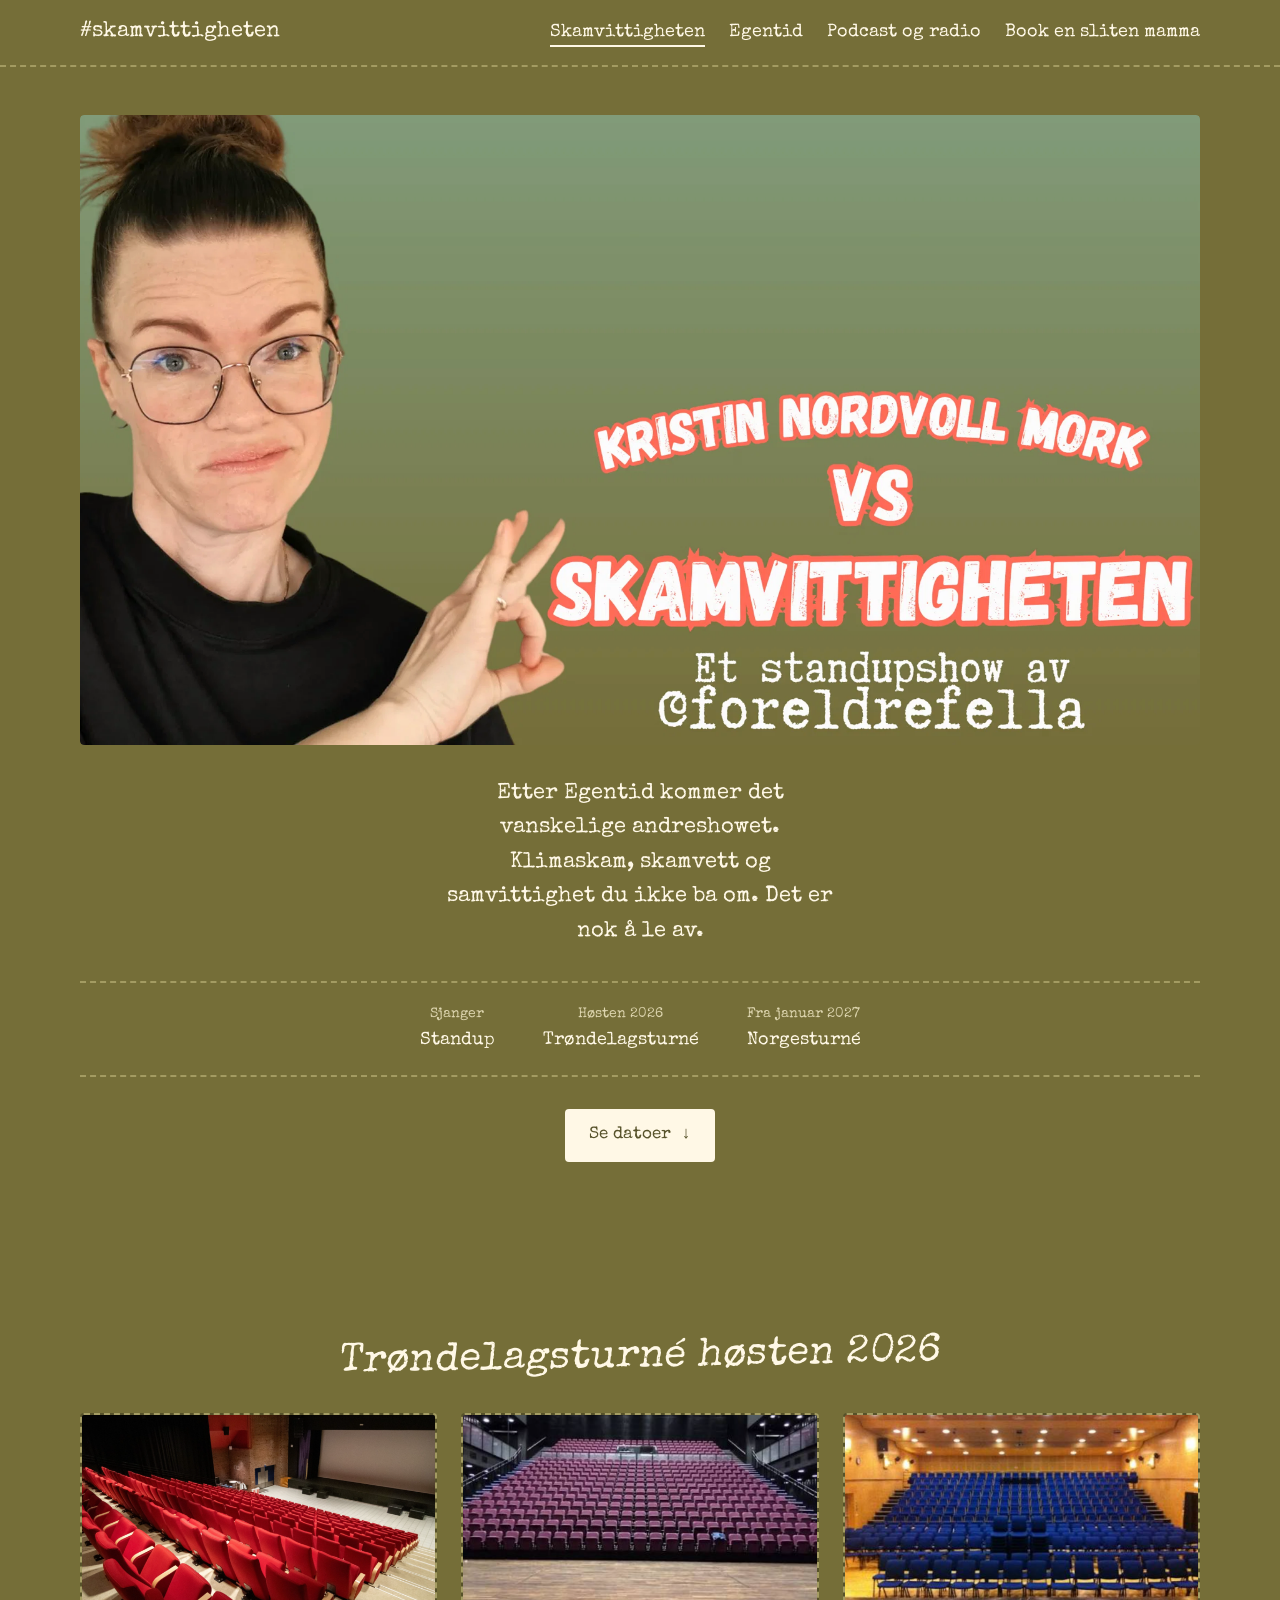
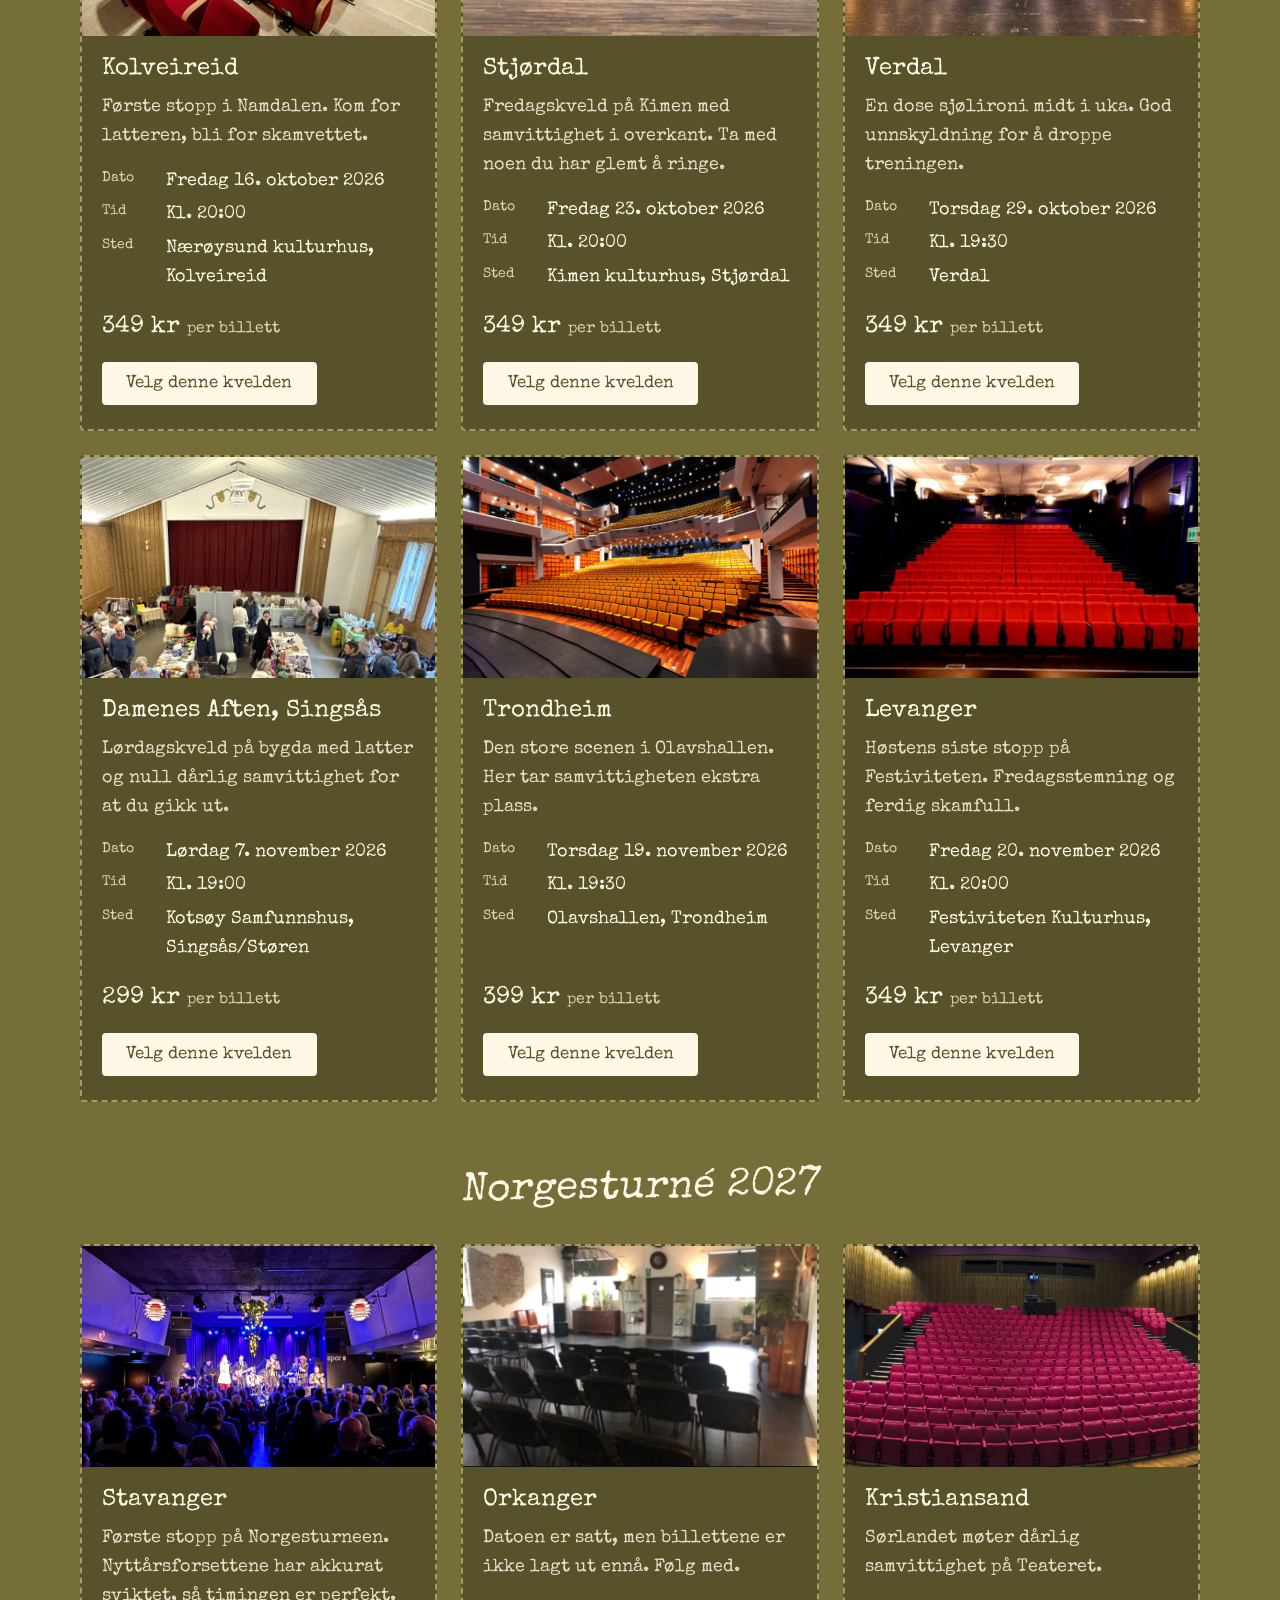
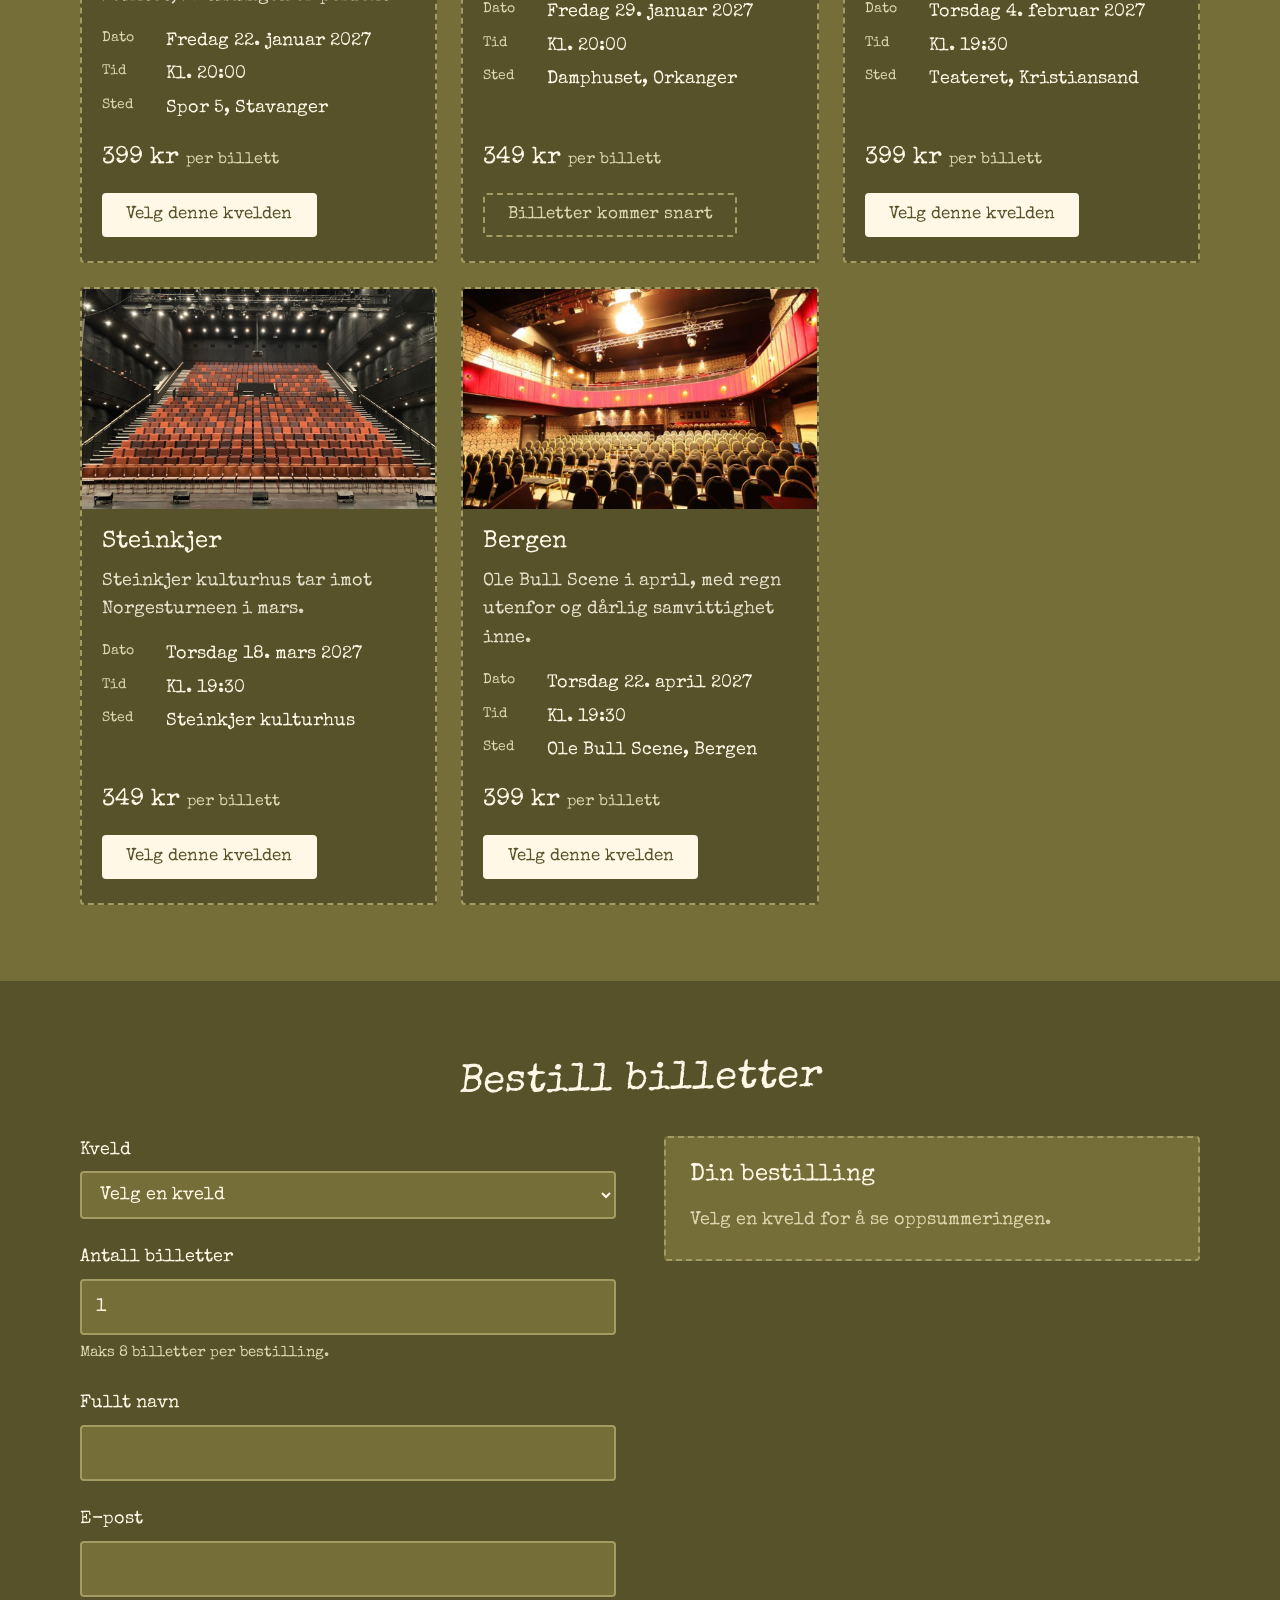
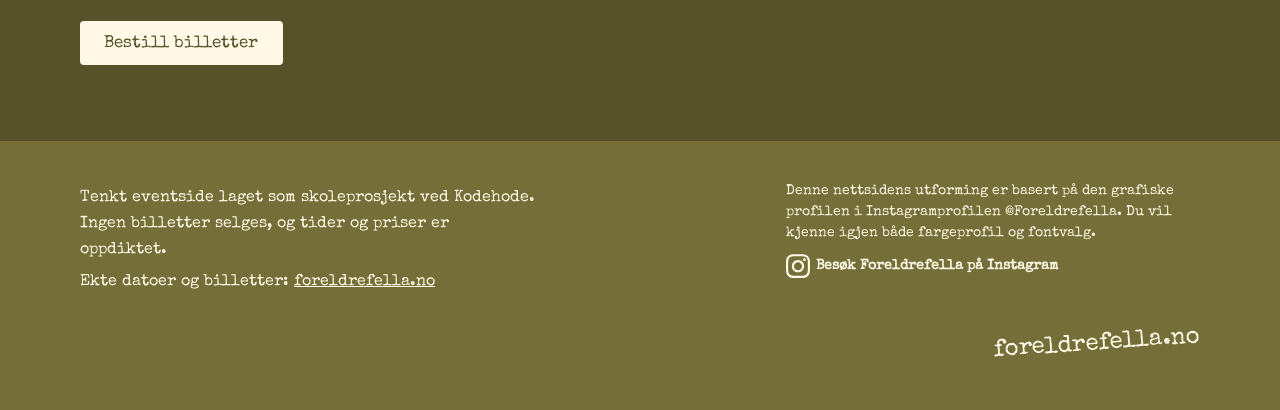
<file: index.html>
<!DOCTYPE html>
<html lang="no">
<head>
  <meta charset="UTF-8">
  <!-- Får siden til å passe til størrelsen på skjermen, også på mobil -->
  <meta name="viewport" content="width=device-width, initial-scale=1">
  <!-- Teksten som vises i fanen i nettleseren -->
  <title>Skamvittigheten – standup med Kristin Nordvoll Mork | Bestill billetter</title>
  <!-- Kort beskrivelse som kan vises i Google-søk -->
  <meta name="description" content="Bestill billetter til Skamvittigheten, det vanskelige andreshowet fra @foreldrefella.">
  <!-- Henter skriften "Special Elite" fra Google Fonts. Dette er fonten Kristin bruker på Instagramkontoen sin. -->
  <link rel="preconnect" href="https://fonts.googleapis.com">
  <link rel="preconnect" href="https://fonts.gstatic.com" crossorigin>
  <link href="https://fonts.googleapis.com/css2?family=Special+Elite&display=swap" rel="stylesheet">
  <link rel="stylesheet" href="style.css">
  <!-- Animasjoner, overganger og transformasjoner (egen fil for denne oppgaven) -->
  <link rel="stylesheet" href="animasjoner.css">
  <!-- JavaScript-linking -->
  <script src="script.js" defer></script>
</head>
<body>

  <!-- Menyen øverst, lik i alle HTML-sidefilene. Siden du er på er markert med aria-current="page". -->
  <header class="topp">
    <a href="index.html" class="logo">#skamvittigheten</a>
    <nav aria-label="Hovedmeny">
      <ul>
        <li><a href="index.html" aria-current="page">Skamvittigheten</a></li>
        <li><a href="egentid.html">Egentid</a></li>
        <li><a href="podcaster.html">Podcast og radio</a></li>
        <li><a href="book-en-sliten-mamma.html">Book en sliten mamma</a></li>
      </ul>
    </nav>
  </header>

  <!-- Hovedinnholdet på siden -->
  <main id="top">

    <!--  Herodel av forsiden -->
    <section class="hero" id="om">
      <!-- Overskriften står allerede i bildet. Her ligger den som skjult tekst, slik at skjermlesere og Google finner den. Dette problemet måtte jeg google meg frem til løsningen på -->
      <h1 class="sr-only">Skamvittigheten – standup med Kristin Nordvoll Mork</h1>
      <figure class="hero-bilde">
        <!-- Laster dette bildet først, siden det er det første man ser -->
        <img src="Pictures/Skamvittigheten-herobilde.png" width="1280" height="720" fetchpriority="high"
             alt="Kristin Mork vs Skamvittigheten. Et standupshow av @foreldrefella.">
      </figure>
      <p class="hero-tekst">
        Etter Egentid kommer det vanskelige andreshowet.
        Klimaskam, skamvett og samvittighet du ikke ba om.
        Det er nok å le av.
      </p>
      <!-- Faktaliste: hver opplysning har en liten tittel (dt) og en verdi (dd) -->
      <dl class="fakta">
        <div><dt>Sjanger</dt><dd>Standup</dd></div>
        <div><dt>Høsten 2026</dt><dd>Trøndelagsturné</dd></div>
        <div><dt>Fra januar 2027</dt><dd>Norgesturné</dd></div>
      </dl>
      <!-- Lenken hopper nedover siden til delen med id="eventer" -->
      <!-- Denne knappen kombinerer animation, transition og transform (se animasjoner.css, seksjon 5) -->
      <a href="#eventer" class="knapp knapp-hovud"><span class="knapp-tekst">Se datoer</span> <span class="pil" aria-hidden="true">↓</span></a>
    </section>

    <!-- Event-kort: ett kort for hver kveld.
         Hvert kort har data-id (et navn), data-pris og data-dato, som JavaScript bruker. -->
    <section class="eventer" id="eventer">
      <h2>Trøndelagsturné høsten 2026</h2>
      <div class="kort-liste">

        <!-- Kort: Kolveireid. Alle kortene under er bygget på samme måte:
             bilde, navn, kort tekst, dato/tid/sted, pris og en knapp for å velge kvelden. -->
        <article class="kort" data-id="kolveireid" data-pris="349" data-dato="2026-10-16">
          <img src="Pictures/kolvereid.png" alt="Plassholderbilde for Kolveireid" width="800" height="500" loading="lazy">
          <div class="kort-innhold">
            <h3>Kolveireid</h3>
            <p>Første stopp i Namdalen. Kom for latteren, bli for skamvettet.</p>
            <dl class="meta">
              <div><dt>Dato</dt><dd>Fredag 16. oktober 2026</dd></div>
              <div><dt>Tid</dt><dd>Kl. 20:00</dd></div>
              <div><dt>Sted</dt><dd>Nærøysund kulturhus, Kolveireid</dd></div>
            </dl>
            <p class="pris">349 kr <span>per billett</span></p>
            <!-- Når man trykker her, velger script.js denne kvelden og hopper ned til bestillingen -->
            <button type="button" class="knapp velg-knapp" data-id="kolveireid">Velg denne kvelden</button>
          </div>
        </article>

        <!-- Kort: Stjørdal -->
        <article class="kort" data-id="stjordal" data-pris="349" data-dato="2026-10-23">
          <img src="Pictures/stjørdal.png" alt="Plassholderbilde for Stjørdal" width="800" height="500" loading="lazy">
          <div class="kort-innhold">
            <h3>Stjørdal</h3>
            <p>Fredagskveld på Kimen med samvittighet i overkant. Ta med noen du har glemt å ringe.</p>
            <dl class="meta">
              <div><dt>Dato</dt><dd>Fredag 23. oktober 2026</dd></div>
              <div><dt>Tid</dt><dd>Kl. 20:00</dd></div>
              <div><dt>Sted</dt><dd>Kimen kulturhus, Stjørdal</dd></div>
            </dl>
            <p class="pris">349 kr <span>per billett</span></p>
            <button type="button" class="knapp velg-knapp" data-id="stjordal">Velg denne kvelden</button>
          </div>
        </article>

        <!-- Kort: Verdal -->
        <article class="kort" data-id="verdal" data-pris="349" data-dato="2026-10-29">
          <img src="Pictures/verdal.png" alt="Plassholderbilde for Verdal" width="800" height="500" loading="lazy">
          <div class="kort-innhold">
            <h3>Verdal</h3>
            <p>En dose sjølironi midt i uka. God unnskyldning for å droppe treningen.</p>
            <dl class="meta">
              <div><dt>Dato</dt><dd>Torsdag 29. oktober 2026</dd></div>
              <div><dt>Tid</dt><dd>Kl. 19:30</dd></div>
              <div><dt>Sted</dt><dd>Verdal</dd></div>
            </dl>
            <p class="pris">349 kr <span>per billett</span></p>
            <button type="button" class="knapp velg-knapp" data-id="verdal">Velg denne kvelden</button>
          </div>
        </article>

        <!-- Kort: Singsås -->
        <article class="kort" data-id="singsas" data-pris="299" data-dato="2026-11-07">
          <img src="Pictures/singsås.jpeg" alt="Plassholderbilde for Singsås" width="800" height="500" loading="lazy">
          <div class="kort-innhold">
            <h3>Damenes Aften, Singsås</h3>
            <p>Lørdagskveld på bygda med latter og null dårlig samvittighet for at du gikk ut.</p>
            <dl class="meta">
              <div><dt>Dato</dt><dd>Lørdag 7. november 2026</dd></div>
              <div><dt>Tid</dt><dd>Kl. 19:00</dd></div>
              <div><dt>Sted</dt><dd>Kotsøy Samfunnshus, Singsås/Støren</dd></div>
            </dl>
            <p class="pris">299 kr <span>per billett</span></p>
            <button type="button" class="knapp velg-knapp" data-id="singsas">Velg denne kvelden</button>
          </div>
        </article>

        <!-- Kort: Trondheim -->
        <article class="kort" data-id="trondheim" data-pris="399" data-dato="2026-11-19">
          <img src="Pictures/trondheim.png" alt="Plassholderbilde for Trondheim" width="800" height="500" loading="lazy">
          <div class="kort-innhold">
            <h3>Trondheim</h3>
            <p>Den store scenen i Olavshallen. Her tar samvittigheten ekstra plass.</p>
            <dl class="meta">
              <div><dt>Dato</dt><dd>Torsdag 19. november 2026</dd></div>
              <div><dt>Tid</dt><dd>Kl. 19:30</dd></div>
              <div><dt>Sted</dt><dd>Olavshallen, Trondheim</dd></div>
            </dl>
            <p class="pris">399 kr <span>per billett</span></p>
            <button type="button" class="knapp velg-knapp" data-id="trondheim">Velg denne kvelden</button>
          </div>
        </article>

        <!-- Kort: Levanger -->
        <article class="kort" data-id="levanger" data-pris="349" data-dato="2026-11-20">
          <img src="Pictures/levanger.png" alt="Plassholderbilde for Levanger" width="800" height="500" loading="lazy">
          <div class="kort-innhold">
            <h3>Levanger</h3>
            <p>Høstens siste stopp på Festiviteten. Fredagsstemning og ferdig skamfull.</p>
            <dl class="meta">
              <div><dt>Dato</dt><dd>Fredag 20. november 2026</dd></div>
              <div><dt>Tid</dt><dd>Kl. 20:00</dd></div>
              <div><dt>Sted</dt><dd>Festiviteten Kulturhus, Levanger</dd></div>
            </dl>
            <p class="pris">349 kr <span>per billett</span></p>
            <button type="button" class="knapp velg-knapp" data-id="levanger">Velg denne kvelden</button>
          </div>
        </article>

      </div>

      <!-- Neste gruppe kort: turnéen i 2027 -->
      <h2>Norgesturné 2027</h2>
      <div class="kort-liste">

        <!-- Kort: Stavanger -->
        <article class="kort" data-id="stavanger" data-pris="399" data-dato="2027-01-22">
          <img src="Pictures/stavanger.png" alt="Plassholderbilde for Stavanger" width="800" height="500" loading="lazy">
          <div class="kort-innhold">
            <h3>Stavanger</h3>
            <p>Første stopp på Norgesturneen. Nyttårsforsettene har akkurat sviktet, så timingen er perfekt.</p>
            <dl class="meta">
              <div><dt>Dato</dt><dd>Fredag 22. januar 2027</dd></div>
              <div><dt>Tid</dt><dd>Kl. 20:00</dd></div>
              <div><dt>Sted</dt><dd>Spor 5, Stavanger</dd></div>
            </dl>
            <p class="pris">399 kr <span>per billett</span></p>
            <button type="button" class="knapp velg-knapp" data-id="stavanger">Velg denne kvelden</button>
          </div>
        </article>

        <!-- Kort: Orkanger. Billettene er ikke lagt ut ennå, så knappen er skrudd av (disabled) og kan ikke trykkes på. -->
        <article class="kort" data-id="orkanger" data-pris="349" data-dato="2027-01-29" data-status="kommer">
          <img src="Pictures/orkanger.png" alt="Plassholderbilde for Orkanger" width="800" height="500" loading="lazy">
          <div class="kort-innhold">
            <h3>Orkanger</h3>
            <p>Datoen er satt, men billettene er ikke lagt ut ennå. Følg med.</p>
            <dl class="meta">
              <div><dt>Dato</dt><dd>Fredag 29. januar 2027</dd></div>
              <div><dt>Tid</dt><dd>Kl. 20:00</dd></div>
              <div><dt>Sted</dt><dd>Damphuset, Orkanger</dd></div>
            </dl>
            <p class="pris">349 kr <span>per billett</span></p>
            <button type="button" class="knapp velg-knapp" data-id="orkanger" disabled>Billetter kommer snart</button>
          </div>
        </article>

        <!-- Kort: Kristiansand -->
        <article class="kort" data-id="kristiansand" data-pris="399" data-dato="2027-02-04">
          <img src="Pictures/kristiansand.png" alt="Plassholderbilde for Kristiansand" width="800" height="500" loading="lazy">
          <div class="kort-innhold">
            <h3>Kristiansand</h3>
            <p>Sørlandet møter dårlig samvittighet på Teateret.</p>
            <dl class="meta">
              <div><dt>Dato</dt><dd>Torsdag 4. februar 2027</dd></div>
              <div><dt>Tid</dt><dd>Kl. 19:30</dd></div>
              <div><dt>Sted</dt><dd>Teateret, Kristiansand</dd></div>
            </dl>
            <p class="pris">399 kr <span>per billett</span></p>
            <button type="button" class="knapp velg-knapp" data-id="kristiansand">Velg denne kvelden</button>
          </div>
        </article>

        <!-- Kort: Steinkjer -->
        <article class="kort" data-id="steinkjer" data-pris="349" data-dato="2027-03-18">
          <img src="Pictures/steinkjer.png" alt="Plassholderbilde for Steinkjer" width="800" height="500" loading="lazy">
          <div class="kort-innhold">
            <h3>Steinkjer</h3>
            <p>Steinkjer kulturhus tar imot Norgesturneen i mars.</p>
            <dl class="meta">
              <div><dt>Dato</dt><dd>Torsdag 18. mars 2027</dd></div>
              <div><dt>Tid</dt><dd>Kl. 19:30</dd></div>
              <div><dt>Sted</dt><dd>Steinkjer kulturhus</dd></div>
            </dl>
            <p class="pris">349 kr <span>per billett</span></p>
            <button type="button" class="knapp velg-knapp" data-id="steinkjer">Velg denne kvelden</button>
          </div>
        </article>

        <!-- Kort: Bergen -->
        <article class="kort" data-id="bergen" data-pris="399" data-dato="2027-04-22">
          <img src="Pictures/bergen.png" alt="Plassholderbilde for Bergen" width="800" height="500" loading="lazy">
          <div class="kort-innhold">
            <h3>Bergen</h3>
            <p>Ole Bull Scene i april, med regn utenfor og dårlig samvittighet inne.</p>
            <dl class="meta">
              <div><dt>Dato</dt><dd>Torsdag 22. april 2027</dd></div>
              <div><dt>Tid</dt><dd>Kl. 19:30</dd></div>
              <div><dt>Sted</dt><dd>Ole Bull Scene, Bergen</dd></div>
            </dl>
            <p class="pris">399 kr <span>per billett</span></p>
            <button type="button" class="knapp velg-knapp" data-id="bergen">Velg denne kvelden</button>
          </div>
        </article>

      </div>
    </section>

    <!-- Bookingseksjon: skjemaet for å bestille billetter, med en oppsummering ved siden av -->
    <section class="booking" id="booking">
      <h2>Bestill billetter</h2>

      <!-- Boksen rundt skjema og oppsummering. Den skjules av JavaScript etter bestilling, så bekreftelsen kan vises i stedet. -->
      <div class="booking-rutenett" id="booking-innhold">

        <!-- Denne skrur av nettleserens egne feilmeldinger, og erstatter dem med våre egne fra script.js (Google-tips) -->
        <form id="booking-skjema" novalidate>

          <!-- Hvert felt har: en ledetekst (label), selve boksen, og et tomt sted for feilmelding som fylles ut av JavaScript hvis noe er feil -->

          <!-- Nedtrekksmeny for å velge kveld. Den holdes i takt med kortene: velger du i den, markeres kortet, og omvendt. -->
          <div class="felt">
            <label for="event-valg">Kveld</label>
            <select id="event-valg" name="event" required>
              <option value="">Velg en kveld</option>
              <optgroup label="Høsten 2026">
                <option value="kolveireid">Kolveireid, 16. oktober</option>
                <option value="stjordal">Stjørdal, 23. oktober</option>
                <option value="verdal">Verdal, 29. oktober</option>
                <option value="singsas">Singsås, 7. november</option>
                <option value="trondheim">Trondheim, 19. november</option>
                <option value="levanger">Levanger, 20. november</option>
              </optgroup>
              <optgroup label="2027">
                <option value="stavanger">Stavanger, 22. januar</option>
                <!-- Orkanger kan ikke velges ennå (disabled) -->
                <option value="orkanger" disabled>Orkanger, 29. januar (billetter kommer)</option>
                <option value="kristiansand">Kristiansand, 4. februar</option>
                <option value="steinkjer">Steinkjer, 18. mars</option>
                <option value="bergen">Bergen, 22. april</option>
              </optgroup>
            </select>
            <p class="feil" id="feil-event" role="alert"></p>
          </div>

          <!-- Antall billetter: et tallfelt som starter på 1 og stopper på 8 -->
          <div class="felt">
            <label for="antall">Antall billetter</label>
            <input type="number" id="antall" name="antall" min="1" max="8" value="1" required>
            <p class="hjelp">Maks 8 billetter per bestilling.</p>
            <p class="feil" id="feil-antall" role="alert"></p>
          </div>

          <div class="felt">
            <label for="navn">Fullt navn</label>
            <input type="text" id="navn" name="navn" autocomplete="name" required>
            <p class="feil" id="feil-navn" role="alert"></p>
          </div>

          <div class="felt">
            <label for="epost">E-post</label>
            <input type="email" id="epost" name="epost" autocomplete="email" required>
            <p class="feil" id="feil-epost" role="alert"></p>
          </div>

          <!-- Knappen som sender inn bestillingen -->
          <button type="submit" class="knapp">Bestill billetter</button>
        </form>

        <!-- Booking-oppsummering: viser hva du har valgt og hva det koster.
             Boksene med id (opp-event, opp-dato osv.) fylles ut av script.js.
             aria-live="polite" gjør at skjermlesere leser opp endringene. -->
        <aside class="oppsummering" aria-live="polite">
          <h3>Din bestilling</h3>
          <!-- Vises til du har valgt en kveld -->
          <p class="tom" id="oppsummering-tom">Velg en kveld for å se oppsummeringen.</p>
          <!-- Skjult til du har valgt en kveld -->
          <dl id="oppsummering-innhold" hidden>
            <div><dt>Kveld</dt><dd id="opp-event"></dd></div>
            <div><dt>Dato og tid</dt><dd id="opp-dato"></dd></div>
            <div><dt>Sted</dt><dd id="opp-sted"></dd></div>
            <div><dt>Billettpris</dt><dd id="opp-pris"></dd></div>
            <div><dt>Antall</dt><dd id="opp-antall"></dd></div>
            <div class="total"><dt>Totalt</dt><dd id="opp-total"></dd></div>
          </dl>
        </aside>

      </div>

      <!-- Bekreftelse (skjult til bookingen er sendt). Teksten fylles inn av script.js. -->
      <div class="bekreftelse" id="bekreftelse" hidden>
        <h3>Billettene er bestilt</h3>
        <p id="bekreftelse-tekst"></p>
        <button type="button" class="knapp" id="ny-booking">Start ny bestilling</button>
      </div>
    </section>

  </main>

  <!-- Bunnen av siden: forklaring om at dette er et skoleprosjekt, og lenke til den ekte siden -->
   <footer class="bunn">
    <div>
      <p>Tenkt eventside laget som skoleprosjekt ved Kodehode. Ingen billetter selges, og tider og priser er oppdiktet.</p>
      <p>Ekte datoer og billetter: <a href="https://foreldrefella.no/pages/standup-show-i-vinter">foreldrefella.no</a></p>
    </div>
    <div class="instagram-footer-info" style="margin-bottom: 15px; font-size: 14px; line-height: 1.5;">
   <p style="margin-bottom: 10px;">
      Denne nettsidens utforming er basert på den grafiske profilen i Instagramprofilen @Foreldrefella. 
      Du vil kjenne igjen både fargeprofil og fontvalg.
   </p>
   <a href="https://instagram.com" target="_blank" rel="noopener noreferrer" aria-label="Besøk Foreldrefella på Instagram (åpnes i ny fane)" style="display: inline-flex; align-items: center; color: inherit; text-decoration: none; font-weight: bold; gap: 6px;"><svg viewBox="0 0 24 24" width="24" height="24" aria-hidden="true" fill="currentColor" style="flex-shrink: 0;"><path d="M12 2.163c3.204 0 3.584.012 4.85.07 3.252.148 4.771 1.691 4.919 4.919.058 1.265.069 1.645.069 4.849 0 3.205-.012 3.584-.069 4.849-.149 3.225-1.664 4.771-4.919 4.919-1.266.058-1.644.07-4.85.07-3.204 0-3.584-.012-4.849-.07-3.26-.149-4.771-1.699-4.919-4.92-.058-1.265-.07-1.644-.07-4.849 0-3.204.013-3.583.07-4.849.149-3.227 1.664-4.771 4.919-4.919 1.266-.057 1.645-.069 4.849-.069zm0-2c-3.259 0-3.667.014-4.947.072-4.358.2-6.78 2.618-6.98 6.98-.059 1.281-.073 1.689-.073 4.948 0 3.259.014 3.668.072 4.948.2 4.358 2.618 6.78 6.98 6.98 1.281.058 1.689.072 4.948.072 3.259 0 3.668-.014 4.948-.072 4.354-.2 6.782-2.618 6.979-6.98.059-1.28.073-1.689.073-4.948 0-3.259-.014-3.667-.072-4.947-.196-4.354-2.617-6.78-6.979-6.98-1.281-.059-1.69-.073-4.949-.073zm0 5.838c-3.403 0-6.162 2.759-6.162 6.162s2.759 6.163 6.162 6.163 6.162-2.759 6.162-6.163c0-3.403-2.759-6.162-6.162-6.162zm0 10.162c-2.209 0-4-1.79-4-4 0-2.209 1.791-4 4-4s4 1.791 4 4c0 2.21-1.791 4-4 4zm6.406-11.845c-.796 0-1.441.645-1.441 1.44s.645 1.44 1.441 1.44c.795 0 1.439-.645 1.439-1.44s-.644-1.44-1.439-1.44z"/>
  </svg><span>Besøk Foreldrefella på Instagram</span></a>
</div>
    <p class="signatur">foreldrefella.no</p>
  </footer>

</body>
</html>
</file>
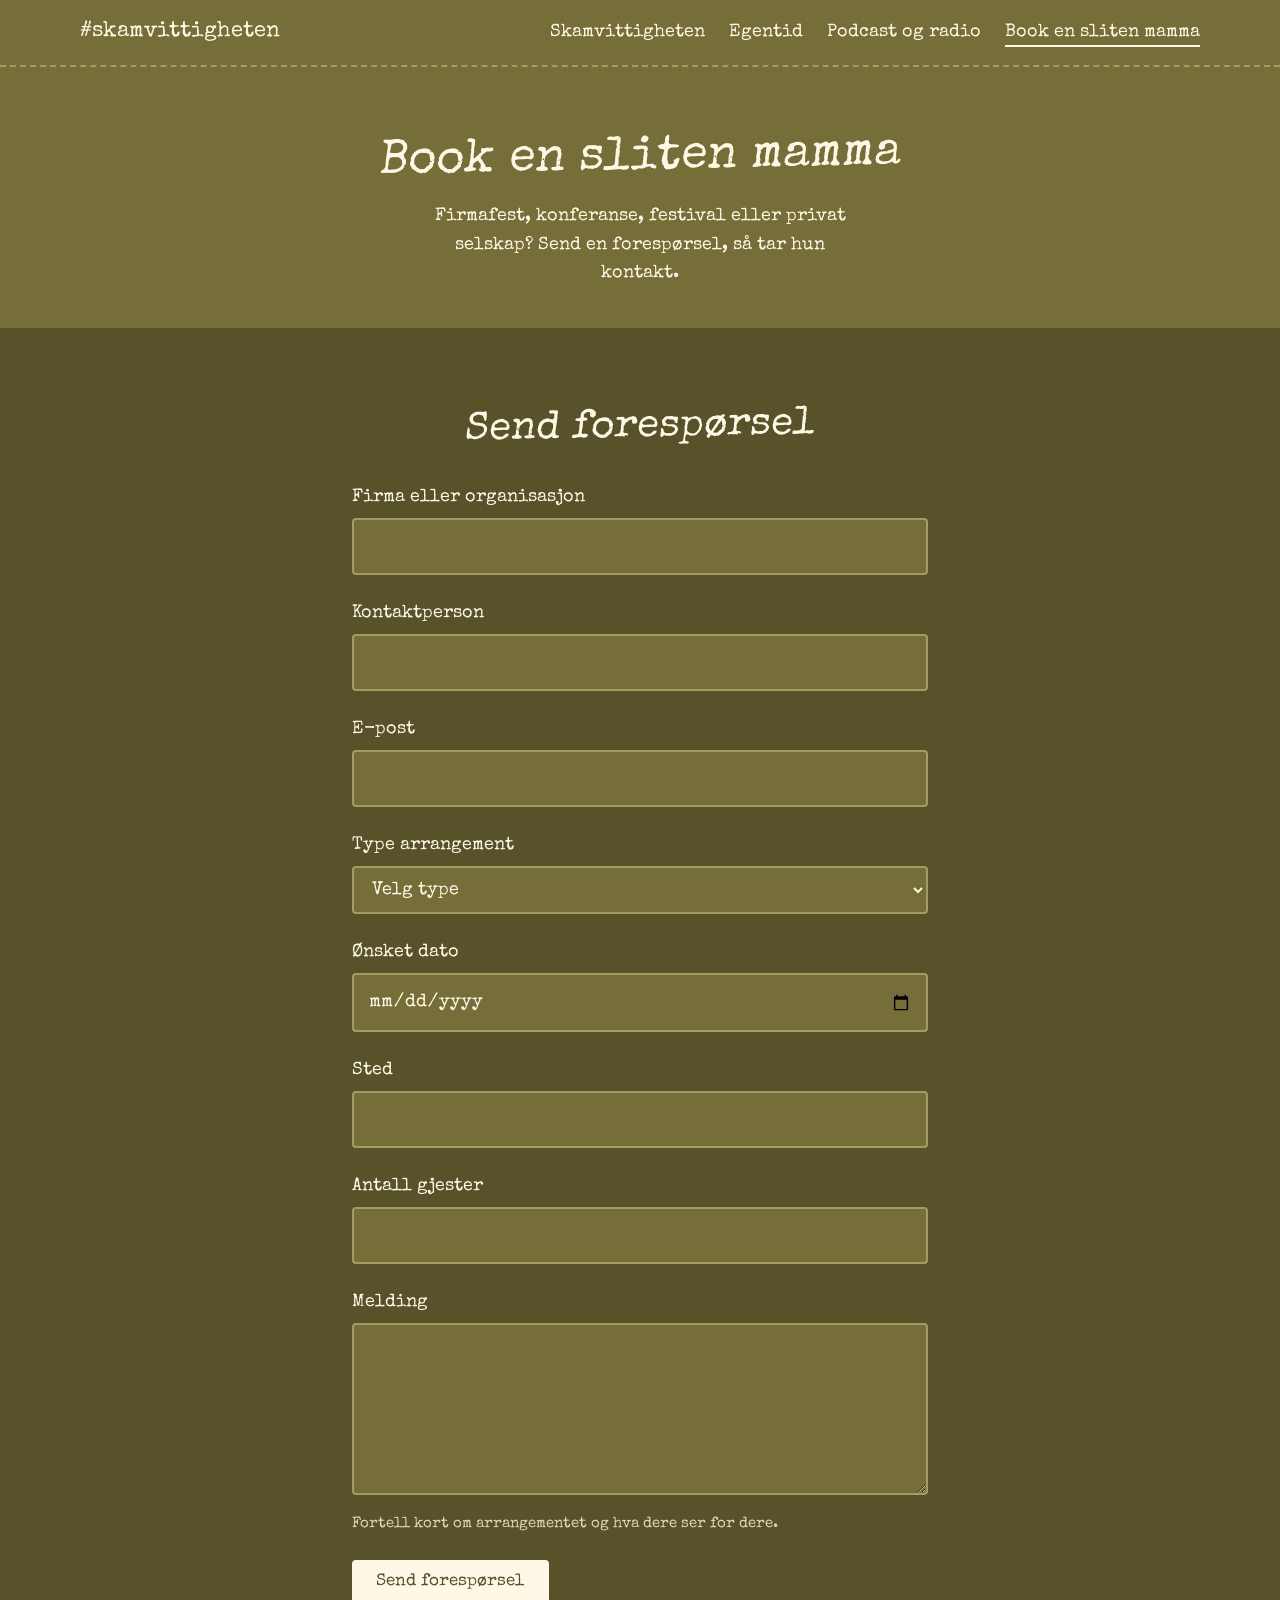
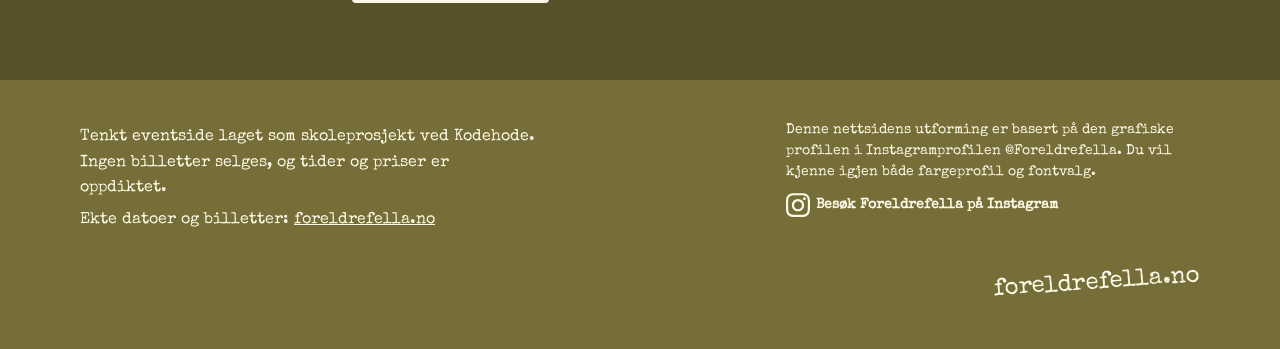
<file: book-en-sliten-mamma.html>
<!DOCTYPE html>
<!-- Siden "Book en sliten mamma": et skjema for å sende forespørsel om å booke Kristin til et show eller eventjobb.
     Det som skjer når man fyller ut og sender skjemaet, styres av kontakt.js. -->
<html lang="no">
<head>
  <!-- Gjør at norske tegn (æ, ø, å) vises riktig -->
  <meta charset="UTF-8">
  <!-- Får siden til å passe til størrelsen på skjermen, også på mobil -->
  <meta name="viewport" content="width=device-width, initial-scale=1">
  <!-- Teksten som vises i fanen i nettleseren -->
  <title>Book en sliten mamma – standup med Kristin Nordvoll Mork</title>
  <!-- Kort beskrivelse som kan vises i Google-søk -->
  <meta name="description" content="Send en forespørsel om standup til firmafest, konferanse eller festival.">
  <!-- Henter skriften "Special Elite" fra Google Fonts. Dette er fonten Kristin bruker på Instagram -->
  <link rel="preconnect" href="https://fonts.googleapis.com">
  <link rel="preconnect" href="https://fonts.gstatic.com" crossorigin>
  <link href="https://fonts.googleapis.com/css2?family=Special+Elite&display=swap" rel="stylesheet">
  <!-- CSS-lenking -->
  <link rel="stylesheet" href="style.css">
  <!-- Animasjoner, overganger og transformasjoner (egen fil for denne oppgaven) -->
  <link rel="stylesheet" href="animasjoner.css">
  <!-- Henter inn kontakt.js, som sjekker skjemaet og viser bekreftelsen. "defer" betyr at den venter til siden er ferdig lastet. DOM manipulasjon.-->
  <script src="kontakt.js" defer></script>
</head>
<body>

  <!-- Menyen øverst, lik på alle sidene. Siden du er på er markert med aria-current="page". -->
  <header class="topp">
    <a href="index.html" class="logo">#skamvittigheten</a>
    <nav aria-label="Hovedmeny">
      <ul>
        <li><a href="index.html">Skamvittigheten</a></li>
        <li><a href="egentid.html">Egentid</a></li>
        <li><a href="podcaster.html">Podcast og radio</a></li>
        <li><a href="book-en-sliten-mamma.html" aria-current="page">Book en sliten mamma</a></li>
      </ul>
    </nav>
  </header>

  <!-- Hovedinnhold -->
  <main id="top">

    <!-- Tittel og kort introduksjon -->
    <section class="side">
      <h1>Book en sliten mamma</h1>
      <p class="ingress">Firmafest, konferanse, festival eller privat selskap? Send en forespørsel, så tar hun kontakt.</p>
    </section>

    <!-- Seksjonen med skjemaet som skal utfylles av potensielle kunder -->
    <section class="booking">
      <h2>Send forespørsel</h2>

      <!-- Boksen rundt skjemaet. Den skjules av JavaScript når forespørselen er sendt, så bekreftelsen kan vises i stedet. -->
      <div id="kontakt-innhold">
        <!-- novalidate = vi skrur av nettleserens egne feilmeldinger, og bruker våre egne fra kontakt.js -->
        <form id="kontakt-skjema" class="smalt-skjema" novalidate>

          <!-- Hvert felt har: en ledetekst (label), selve boksen, og et tomt sted for feilmelding som fylles ut av JavaScript hvis noe er feil.
               id-ene (k-firma osv.) brukes av kontakt.js til å finne igjen feltene. -->
          <div class="felt">
            <label for="k-firma">Firma eller organisasjon</label>
            <input type="text" id="k-firma" name="firma" autocomplete="organization" required>
            <p class="feil" id="feil-k-firma" role="alert"></p>
          </div>
          <div class="felt">
            <label for="k-navn">Kontaktperson</label>
            <input type="text" id="k-navn" name="navn" autocomplete="name" required>
            <p class="feil" id="feil-k-navn" role="alert"></p>
          </div>
          <div class="felt">
            <label for="k-epost">E-post</label>
            <input type="email" id="k-epost" name="epost" autocomplete="email" required>
            <p class="feil" id="feil-k-epost" role="alert"></p>
          </div>

          <!-- Nedtrekksmeny: man velger ett av alternativene -->
          <div class="felt">
            <label for="k-type">Type arrangement</label>
            <select id="k-type" name="type" required>
              <option value="">Velg type</option>
              <option>Firmafest</option>
              <option>Konferanse</option>
              <option>Festival</option>
              <option>Privat selskap</option>
              <option>Annet</option>
            </select>
            <p class="feil" id="feil-k-type" role="alert"></p>
          </div>

          <!-- Datofelt: nettleseren viser en liten kalender -->
          <div class="felt">
            <label for="k-dato">Ønsket dato</label>
            <input type="date" id="k-dato" name="dato" required>
            <p class="feil" id="feil-k-dato" role="alert"></p>
          </div>
          <div class="felt">
            <label for="k-sted">Sted</label>
            <input type="text" id="k-sted" name="sted" required>
            <p class="feil" id="feil-k-sted" role="alert"></p>
          </div>

          <!-- Tallfelt: tillater bare tall fra 1 til 5000 -->
          <div class="felt">
            <label for="k-gjester">Antall gjester</label>
            <input type="number" id="k-gjester" name="gjester" min="1" max="5000" required>
            <p class="feil" id="feil-k-gjester" role="alert"></p>
          </div>

          <!-- Større tekstboks til en lengre melding -->
          <div class="felt">
            <label for="k-melding">Melding</label>
            <textarea id="k-melding" name="melding" rows="5" required></textarea>
            <p class="hjelp">Fortell kort om arrangementet og hva dere ser for dere.</p>
            <p class="feil" id="feil-k-melding" role="alert"></p>
          </div>

          <!-- Knappen som sender inn skjemaet -->
          <button type="submit" class="knapp">Send forespørsel</button>
        </form>
      </div>

      <!-- Bekreftelsen: skjult til forespørselen er sendt. Teksten fylles inn av kontakt.js. -->
      <div class="bekreftelse" id="kontakt-bekreftelse" hidden>
        <h3>Forespørselen er sendt</h3>
        <p id="kontakt-bekreftelse-tekst"></p>
        <button type="button" class="knapp" id="ny-foresporsel">Send en ny forespørsel</button>
      </div>
    </section>
  </main>

  <!-- Bunnen av siden: forklaring om at dette er et skoleprosjekt, og lenker til den ekte siden -->
   <footer class="bunn">
    <div>
      <p>Tenkt eventside laget som skoleprosjekt ved Kodehode. Ingen billetter selges, og tider og priser er oppdiktet.</p>
      <p>Ekte datoer og billetter: <a href="https://foreldrefella.no/pages/standup-show-i-vinter">foreldrefella.no</a></p>
    </div>
    <div class="instagram-footer-info" style="margin-bottom: 15px; font-size: 14px; line-height: 1.5;">
   <p style="margin-bottom: 10px;">
      Denne nettsidens utforming er basert på den grafiske profilen i Instagramprofilen @Foreldrefella. 
      Du vil kjenne igjen både fargeprofil og fontvalg.
   </p>
   <a href="https://instagram.com" target="_blank" rel="noopener noreferrer" aria-label="Besøk Foreldrefella på Instagram (åpnes i ny fane)" style="display: inline-flex; align-items: center; color: inherit; text-decoration: none; font-weight: bold; gap: 6px;"><svg viewBox="0 0 24 24" width="24" height="24" aria-hidden="true" fill="currentColor" style="flex-shrink: 0;"><path d="M12 2.163c3.204 0 3.584.012 4.85.07 3.252.148 4.771 1.691 4.919 4.919.058 1.265.069 1.645.069 4.849 0 3.205-.012 3.584-.069 4.849-.149 3.225-1.664 4.771-4.919 4.919-1.266.058-1.644.07-4.85.07-3.204 0-3.584-.012-4.849-.07-3.26-.149-4.771-1.699-4.919-4.92-.058-1.265-.07-1.644-.07-4.849 0-3.204.013-3.583.07-4.849.149-3.227 1.664-4.771 4.919-4.919 1.266-.057 1.645-.069 4.849-.069zm0-2c-3.259 0-3.667.014-4.947.072-4.358.2-6.78 2.618-6.98 6.98-.059 1.281-.073 1.689-.073 4.948 0 3.259.014 3.668.072 4.948.2 4.358 2.618 6.78 6.98 6.98 1.281.058 1.689.072 4.948.072 3.259 0 3.668-.014 4.948-.072 4.354-.2 6.782-2.618 6.979-6.98.059-1.28.073-1.689.073-4.948 0-3.259-.014-3.667-.072-4.947-.196-4.354-2.617-6.78-6.979-6.98-1.281-.059-1.69-.073-4.949-.073zm0 5.838c-3.403 0-6.162 2.759-6.162 6.162s2.759 6.163 6.162 6.163 6.162-2.759 6.162-6.163c0-3.403-2.759-6.162-6.162-6.162zm0 10.162c-2.209 0-4-1.79-4-4 0-2.209 1.791-4 4-4s4 1.791 4 4c0 2.21-1.791 4-4 4zm6.406-11.845c-.796 0-1.441.645-1.441 1.44s.645 1.44 1.441 1.44c.795 0 1.439-.645 1.439-1.44s-.644-1.44-1.439-1.44z"/>
  </svg><span>Besøk Foreldrefella på Instagram</span></a>
</div>
    <p class="signatur">foreldrefella.no</p>
  </footer>

</body>
</html>
</file>
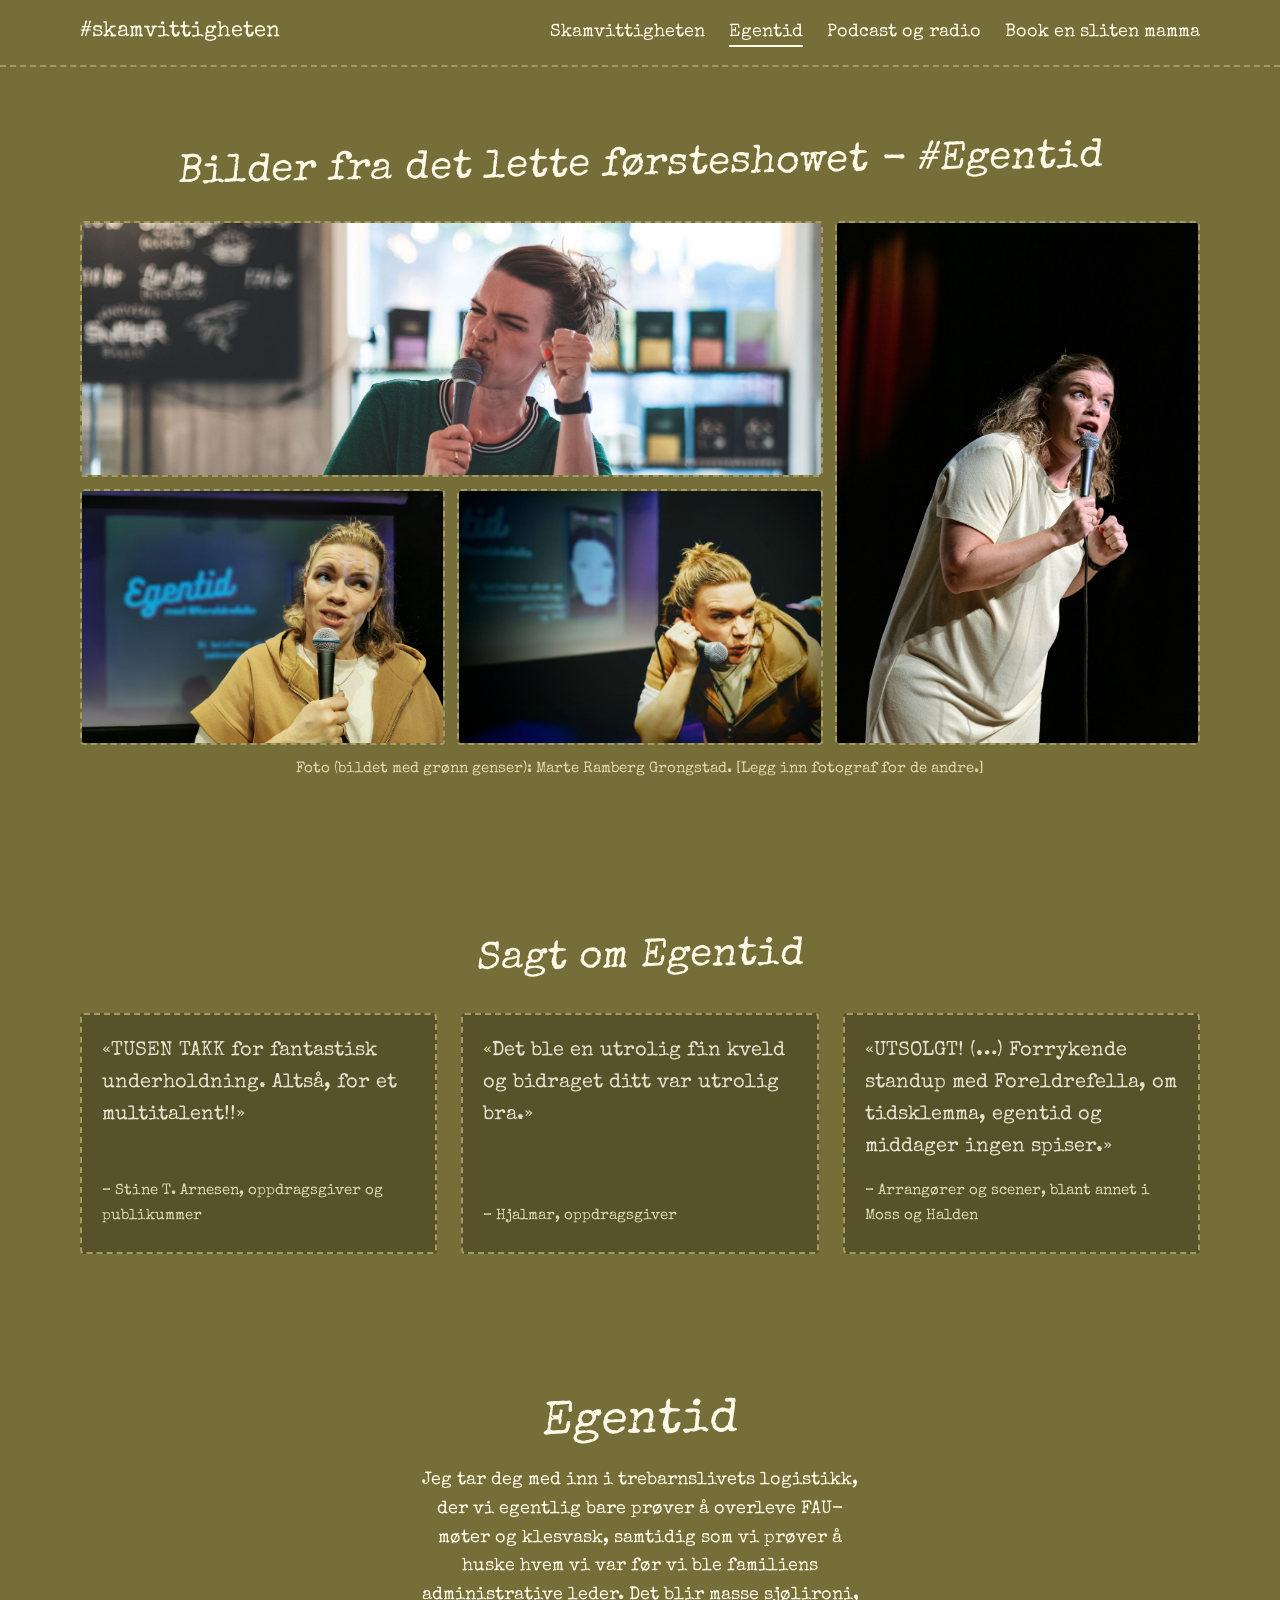
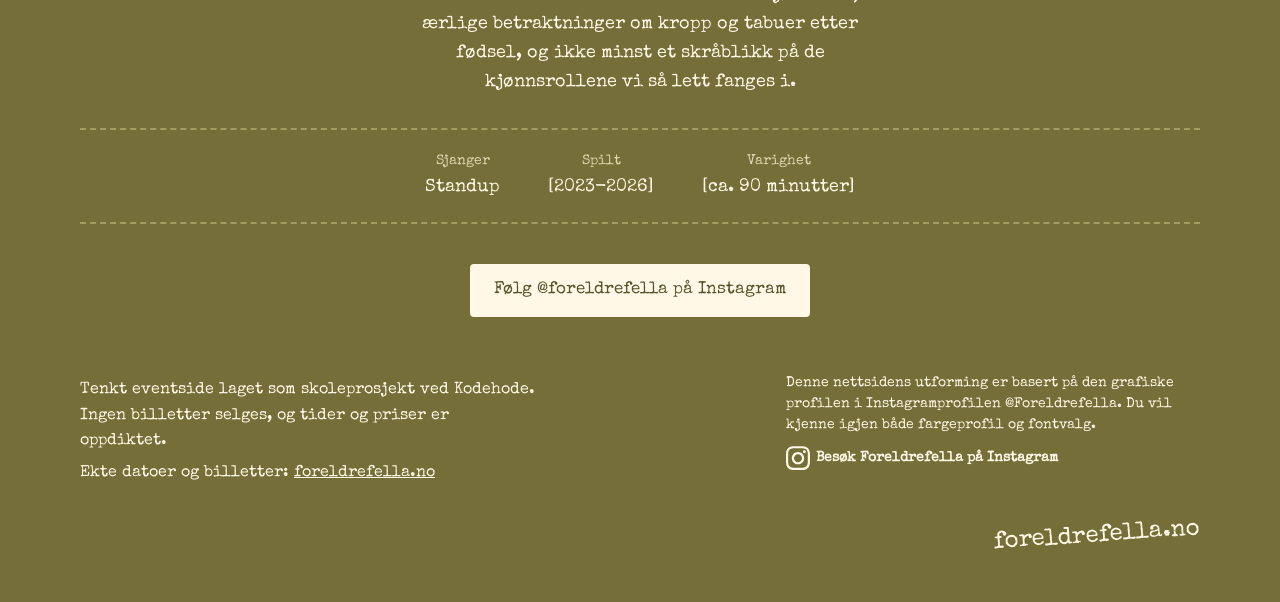
<file: egentid.html>
<!DOCTYPE html>
<html lang="no">
<head>
  <meta charset="UTF-8">
  <meta name="viewport" content="width=device-width, initial-scale=1">
  <title>Egentid – standup med Kristin Nordvoll Mork</title>
  <meta name="description" content="Det enkle førsteshowet til Kristin Nordvoll Mork (@foreldrefella).">
  <link rel="preconnect" href="https://fonts.googleapis.com">
  <link rel="preconnect" href="https://fonts.gstatic.com" crossorigin>
  <link href="https://fonts.googleapis.com/css2?family=Special+Elite&display=swap" rel="stylesheet">
  <link rel="stylesheet" href="style.css">
  <!-- Animasjoner, overganger og transformasjoner (egen fil for denne oppgaven) -->
  <link rel="stylesheet" href="animasjoner.css">
</head>
<body>

  <header class="topp">
    <a href="index.html" class="logo">#skamvittigheten</a>
    <nav aria-label="Hovedmeny">
      <ul>
        <li><a href="index.html">Skamvittigheten</a></li>
        <li><a href="egentid.html" aria-current="page">Egentid</a></li>
        <li><a href="podcaster.html">Podcast og radio</a></li>
        <li><a href="book-en-sliten-mamma.html">Book en sliten mamma</a></li>
      </ul>
    </nav>
  </header>

  <main id="top">
    <section class="eventer">
      <h2>Bilder fra det lette førsteshowet - #Egentid</h2>
      <div class="kollasj">
        <figure class="k4"><img src="Pictures/egentid4.jpeg" alt="Kristin i grønn genser med knyttneve og mikrofon, midt i en punchline" width="2000" height="1333" loading="lazy"></figure>
        <figure class="k3"><img src="Pictures/egentid3.avif" alt="Kristin i lys kjole bøyer seg fram med mikrofonen på en mørk scene" width="2000" height="2999" loading="lazy"></figure>
        <figure class="k1"><img src="Pictures/egentid1.avif" alt="Kristin med mikrofon foran en skjerm med Egentid-logoen" width="2000" height="1500" loading="lazy"></figure>
        <figure class="k2"><img src="Pictures/egentid2.avif" alt="Kristin holder mikrofonen mot øret som en telefon, med et portrett på skjermen bak" width="1600" height="1200" loading="lazy"></figure>
      </div>
      <p class="hjelp foto">Foto (bildet med grønn genser): Marte Ramberg Grongstad. [Legg inn fotograf for de andre.]</p>
    </section>

    <section class="eventer">
      <h2>Sagt om Egentid</h2>
      <div class="kort-liste">
        <article class="kort"><div class="kort-innhold">
          <blockquote>
            <p>«TUSEN TAKK for fantastisk underholdning. Altså, for et multitalent!!»</p>
            <footer>– Stine T. Arnesen, oppdragsgiver og publikummer</footer>
          </blockquote>
        </div></article>
        <article class="kort"><div class="kort-innhold">
          <blockquote>
            <p>«Det ble en utrolig fin kveld og bidraget ditt var utrolig bra.»</p>
            <footer>– Hjalmar, oppdragsgiver</footer>
          </blockquote>
        </div></article>
        <article class="kort"><div class="kort-innhold">
          <blockquote>
            <p>«UTSOLGT! (…) Forrykende standup med Foreldrefella, om tidsklemma, egentid og middager ingen spiser.»</p>
            <footer>– Arrangører og scener, blant annet i Moss og Halden</footer>
          </blockquote>
        </div></article>
      </div>
    </section>

    <section class="side">
      <h1>Egentid</h1>
      <p class="ingress">Jeg tar deg med inn i trebarnslivets logistikk, der vi egentlig bare prøver å overleve FAU-møter og klesvask, samtidig som vi prøver å huske hvem vi var før vi ble familiens administrative leder. Det blir masse sjølironi, ærlige betraktninger om kropp og tabuer etter fødsel, og ikke minst et skråblikk på de kjønnsrollene vi så lett fanges i.</p>
      <dl class="fakta">
        <div><dt>Sjanger</dt><dd>Standup</dd></div>
        <div><dt>Spilt</dt><dd>[2023-2026]</dd></div>
        <div><dt>Varighet</dt><dd>[ca. 90 minutter]</dd></div>
      </dl>
      <a href="https://www.instagram.com/foreldrefella/" class="knapp" target="_blank" rel="noopener">Følg @foreldrefella på Instagram</a>
    </section>

  </main>

  <footer class="bunn">
    <div>
      <p>Tenkt eventside laget som skoleprosjekt ved Kodehode. Ingen billetter selges, og tider og priser er oppdiktet.</p>
      <p>Ekte datoer og billetter: <a href="https://foreldrefella.no/pages/standup-show-i-vinter">foreldrefella.no</a></p>
    </div>
    <div class="instagram-footer-info" style="margin-bottom: 15px; font-size: 14px; line-height: 1.5;">
   <p style="margin-bottom: 10px;">
      Denne nettsidens utforming er basert på den grafiske profilen i Instagramprofilen @Foreldrefella. 
      Du vil kjenne igjen både fargeprofil og fontvalg.
   </p>
   <a href="https://instagram.com" target="_blank" rel="noopener noreferrer" aria-label="Besøk Foreldrefella på Instagram (åpnes i ny fane)" style="display: inline-flex; align-items: center; color: inherit; text-decoration: none; font-weight: bold; gap: 6px;"><svg viewBox="0 0 24 24" width="24" height="24" aria-hidden="true" fill="currentColor" style="flex-shrink: 0;"><path d="M12 2.163c3.204 0 3.584.012 4.85.07 3.252.148 4.771 1.691 4.919 4.919.058 1.265.069 1.645.069 4.849 0 3.205-.012 3.584-.069 4.849-.149 3.225-1.664 4.771-4.919 4.919-1.266.058-1.644.07-4.85.07-3.204 0-3.584-.012-4.849-.07-3.26-.149-4.771-1.699-4.919-4.92-.058-1.265-.07-1.644-.07-4.849 0-3.204.013-3.583.07-4.849.149-3.227 1.664-4.771 4.919-4.919 1.266-.057 1.645-.069 4.849-.069zm0-2c-3.259 0-3.667.014-4.947.072-4.358.2-6.78 2.618-6.98 6.98-.059 1.281-.073 1.689-.073 4.948 0 3.259.014 3.668.072 4.948.2 4.358 2.618 6.78 6.98 6.98 1.281.058 1.689.072 4.948.072 3.259 0 3.668-.014 4.948-.072 4.354-.2 6.782-2.618 6.979-6.98.059-1.28.073-1.689.073-4.948 0-3.259-.014-3.667-.072-4.947-.196-4.354-2.617-6.78-6.979-6.98-1.281-.059-1.69-.073-4.949-.073zm0 5.838c-3.403 0-6.162 2.759-6.162 6.162s2.759 6.163 6.162 6.163 6.162-2.759 6.162-6.163c0-3.403-2.759-6.162-6.162-6.162zm0 10.162c-2.209 0-4-1.79-4-4 0-2.209 1.791-4 4-4s4 1.791 4 4c0 2.21-1.791 4-4 4zm6.406-11.845c-.796 0-1.441.645-1.441 1.44s.645 1.44 1.441 1.44c.795 0 1.439-.645 1.439-1.44s-.644-1.44-1.439-1.44z"/>
  </svg><span>Besøk Foreldrefella på Instagram</span></a>
</div>
    <p class="signatur">foreldrefella.no</p>
  </footer>

</body>
</html>
</file>
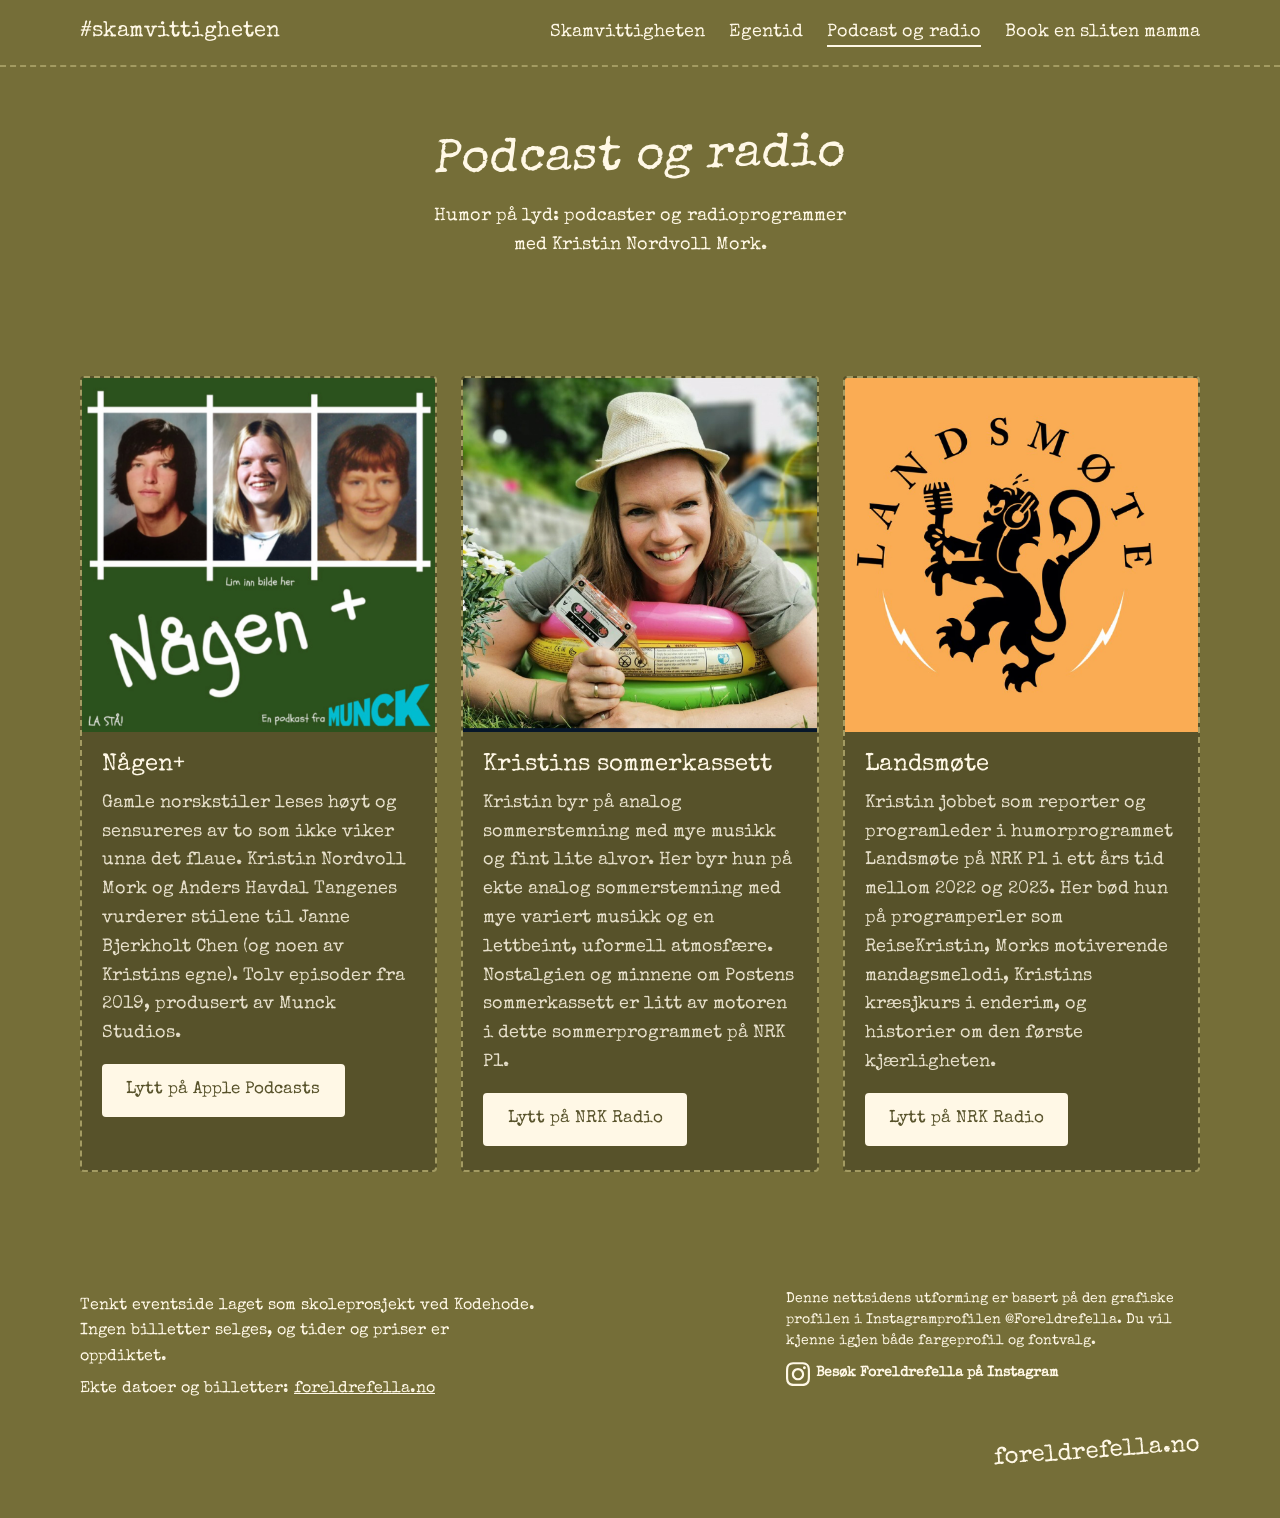
<file: podcaster.html>
<!DOCTYPE html>
<!-- Siden "Podcast og radio": viser tre radioprogram/podcaster som kort, med lenke til hvert enkelt. -->
<html lang="no">
<head>
  <meta charset="UTF-8">
  <!-- Får siden til å passe til størrelsen på skjermen, også på mobil -->
  <meta name="viewport" content="width=device-width, initial-scale=1">
  <!-- Teksten som vises i fanen i nettleseren -->
  <title>Podcast og radio – Kristin Nordvoll Mork</title>
  <!-- Kort beskrivelse som kan vises i Google-søk -->
  <meta name="description" content="Podcaster og radio med Kristin Nordvoll Mork (@foreldrefella).">
  <!-- Henter skriften "Special Elite" fra Google Fonts. Denne fonten bruker Kristin på Instagram -->
  <link rel="preconnect" href="https://fonts.googleapis.com">
  <link rel="preconnect" href="https://fonts.gstatic.com" crossorigin>
  <link href="https://fonts.googleapis.com/css2?family=Special+Elite&display=swap" rel="stylesheet">
  <!-- Kobler siden til utseendet i style.css -->
  <link rel="stylesheet" href="style.css">
  <!-- Animasjoner, overganger og transformasjoner (egen fil for denne oppgaven) -->
  <link rel="stylesheet" href="animasjoner.css">
</head>
<body>

  <!-- Menyen øverst, lik på alle sidene. Siden du er på er markert med aria-current="page". -->
  <header class="topp">
    <a href="index.html" class="logo">#skamvittigheten</a>
    <nav aria-label="Hovedmeny">
      <ul>
        <li><a href="index.html">Skamvittigheten</a></li>
        <li><a href="egentid.html">Egentid</a></li>
        <li><a href="podcaster.html" aria-current="page">Podcast og radio</a></li>
        <li><a href="book-en-sliten-mamma.html">Book en sliten mamma</a></li>
      </ul>
    </nav>
  </header>

  <!-- Selve innholdet på siden -->
  <main id="top">

    <!-- Tittel og kort introduksjon -->
    <section class="side">
      <h1>Podcast og radio</h1>
      <p class="ingress">Humor på lyd: podcaster og radioprogrammer med Kristin Nordvoll Mork.</p>
    </section>

    <!-- Kortene med programmene. "podcaster" gjør at omslagsbildene vises kvadratiske. -->
    <section class="eventer">
      <div class="kort-liste podcaster">

        <!-- Kort 1: Någen+ (podcast) -->
        <article class="kort"><img src="Pictures/naagenpluss.png" alt="Coverbilde for Någen+: tre skolebilder fra ungdomstiden over podcasttittelen" width="952" height="944" loading="lazy"><div class="kort-innhold">
          <h3>Någen+</h3>
          <p>Gamle norskstiler leses høyt og sensureres av to som ikke viker unna det flaue. Kristin Nordvoll Mork og Anders Havdal Tangenes vurderer stilene til Janne Bjerkholt Chen (og noen av Kristins egne). Tolv episoder fra 2019, produsert av Munck Studios.</p>
          <!-- Knappen åpner programmet i en ny fane -->
          <a href="https://podcasts.apple.com/us/podcast/n%C3%A5gen/id1461679992" class="knapp" target="_blank" rel="noopener">Lytt på Apple Podcasts</a>
        </div></article>

        <!-- Kort 2: Kristins sommerkassett (radio) -->
        <article class="kort"><img src="Pictures/sommerkassett.png" alt="Kristin ligger i gresset med stråhatt og holder en kassett, med bassengringer og prestekrager rundt seg" width="756" height="564" loading="lazy"><div class="kort-innhold">
          <h3>Kristins sommerkassett</h3>
          <p>Kristin byr på analog sommerstemning med mye musikk og fint lite alvor. Her byr hun på ekte analog sommerstemning med mye variert musikk og en lettbeint, uformell atmosfære. Nostalgien og minnene om Postens sommerkassett er litt av motoren i dette sommerprogrammet på NRK P1. </p>
          <a href="https://radio.nrk.no/serie/kristins-sommerkassett" class="knapp" target="_blank" rel="noopener">Lytt på NRK Radio</a>
        </div></article>

        <!-- Kort 3: Landsmøte (radio) -->
        <article class="kort"><img src="Pictures/landsmote.png" alt="Logoen til Landsmøte: en løve med mikrofon og hodetelefoner" width="596" height="556" loading="lazy"><div class="kort-innhold">
          <h3>Landsmøte</h3>
          <p>Kristin jobbet som reporter og programleder i humorprogrammet Landsmøte på NRK P1 i ett års tid mellom 2022 og 2023. Her bød hun på programperler som ReiseKristin, Morks motiverende mandagsmelodi, Kristins kræsjkurs i enderim, og historier om den første kjærligheten. </p>
          <a href="https://radio.nrk.no/serie/landsmoete/DMVD02001922" class="knapp" target="_blank" rel="noopener">Lytt på NRK Radio</a>
        </div></article>
      </div>
    </section>
  </main>

  <!-- Bunnen av siden: forklaring om at dette er et skoleprosjekt, og lenker til den ekte siden -->
   <footer class="bunn">
    <div>
      <p>Tenkt eventside laget som skoleprosjekt ved Kodehode. Ingen billetter selges, og tider og priser er oppdiktet.</p>
      <p>Ekte datoer og billetter: <a href="https://foreldrefella.no/pages/standup-show-i-vinter">foreldrefella.no</a></p>
    </div>
    <div class="instagram-footer-info" style="margin-bottom: 15px; font-size: 14px; line-height: 1.5;">
   <p style="margin-bottom: 10px;">
      Denne nettsidens utforming er basert på den grafiske profilen i Instagramprofilen @Foreldrefella. 
      Du vil kjenne igjen både fargeprofil og fontvalg.
   </p>
   <a href="https://instagram.com" target="_blank" rel="noopener noreferrer" aria-label="Besøk Foreldrefella på Instagram (åpnes i ny fane)" style="display: inline-flex; align-items: center; color: inherit; text-decoration: none; font-weight: bold; gap: 6px;"><svg viewBox="0 0 24 24" width="24" height="24" aria-hidden="true" fill="currentColor" style="flex-shrink: 0;"><path d="M12 2.163c3.204 0 3.584.012 4.85.07 3.252.148 4.771 1.691 4.919 4.919.058 1.265.069 1.645.069 4.849 0 3.205-.012 3.584-.069 4.849-.149 3.225-1.664 4.771-4.919 4.919-1.266.058-1.644.07-4.85.07-3.204 0-3.584-.012-4.849-.07-3.26-.149-4.771-1.699-4.919-4.92-.058-1.265-.07-1.644-.07-4.849 0-3.204.013-3.583.07-4.849.149-3.227 1.664-4.771 4.919-4.919 1.266-.057 1.645-.069 4.849-.069zm0-2c-3.259 0-3.667.014-4.947.072-4.358.2-6.78 2.618-6.98 6.98-.059 1.281-.073 1.689-.073 4.948 0 3.259.014 3.668.072 4.948.2 4.358 2.618 6.78 6.98 6.98 1.281.058 1.689.072 4.948.072 3.259 0 3.668-.014 4.948-.072 4.354-.2 6.782-2.618 6.979-6.98.059-1.28.073-1.689.073-4.948 0-3.259-.014-3.667-.072-4.947-.196-4.354-2.617-6.78-6.979-6.98-1.281-.059-1.69-.073-4.949-.073zm0 5.838c-3.403 0-6.162 2.759-6.162 6.162s2.759 6.163 6.162 6.163 6.162-2.759 6.162-6.163c0-3.403-2.759-6.162-6.162-6.162zm0 10.162c-2.209 0-4-1.79-4-4 0-2.209 1.791-4 4-4s4 1.791 4 4c0 2.21-1.791 4-4 4zm6.406-11.845c-.796 0-1.441.645-1.441 1.44s.645 1.44 1.441 1.44c.795 0 1.439-.645 1.439-1.44s-.644-1.44-1.439-1.44z"/>
  </svg><span>Besøk Foreldrefella på Instagram</span></a>
</div>
    <p class="signatur">foreldrefella.no</p>
  </footer>

</body>
</html>
</file>
<file: style.css>
/* ---------- Design tokens: @foreldrefellas faste uttrykk ---------- */
:root {
  --oliven: #756e38;        /* hovedfargen, hentet fra @foreldrefellas innlegg */
  --oliven-mork: #57522a;   /* flater: kort, skjema, oppsummering */
  --linje: #a39b62;
  --krem: #fff8e6;          /* tekstfargen */
  --dempet: #ded6b0;
  --feil: #ffe08a;

  --font: "Special Elite", "American Typewriter", "Courier New", monospace;
  --bredde: 70rem;
}

/* ---------- Grunnstiler ---------- */
*, *::before, *::after { box-sizing: border-box; }
[hidden] { display: none !important; }

html { scroll-behavior: smooth; scroll-padding-top: 5rem; }

body {
  margin: 0;
  background: var(--oliven);
  color: var(--krem);
  font-family: var(--font);
  font-size: 1.125rem;
  line-height: 1.6;
}

img { display: block; max-width: 100%; height: auto; }
h1, h2, h3 { font-family: var(--font); font-weight: 400; line-height: 1.15; margin: 0; }
p { margin: 0 0 1rem; }
dl, dd { margin: 0; }
ul { list-style: none; margin: 0; padding: 0; }
a { color: inherit; }

:focus-visible { outline: 3px solid var(--feil); outline-offset: 3px; }

main > section, .topp, .bunn {
  padding-inline: max(1.25rem, calc((100% - var(--bredde)) / 2));
}

/* ---------- Header ---------- */
.topp {
  position: sticky;
  top: 0;
  z-index: 10;
  display: flex;
  flex-wrap: wrap;
  align-items: center;
  justify-content: space-between;
  gap: 0.5rem 2rem;
  padding-block: 0.9rem;
  background: var(--oliven);
  border-bottom: 2px dashed var(--linje);
}
.logo { font-size: 1.4rem; text-decoration: none; }
.topp ul { display: flex; gap: 1.5rem; }
.topp nav a { text-decoration: none; border-bottom: 2px solid transparent; padding-block: 0.25rem; }
.topp nav a:hover { border-bottom-color: var(--krem); }

/* ---------- Knapper ---------- */
.knapp {
  display: inline-block;
  padding: 0.7rem 1.4rem;
  border: 2px solid var(--krem);
  border-radius: 4px;
  background: var(--krem);
  color: var(--oliven-mork);
  font-family: var(--font);
  font-size: 1.05rem;
  text-decoration: none;
  cursor: pointer;
}
.knapp:hover { background: transparent; color: var(--krem); }
.knapp[disabled] {
  background: transparent;
  color: var(--dempet);
  border-style: dashed;
  border-color: var(--linje);
  cursor: not-allowed;
}

/* ---------- Hero: sentrert, som innleggene hennes ---------- */
.hero {
  padding-block: clamp(1.5rem, 4vw, 3rem) clamp(3rem, 9vw, 6rem);
  text-align: center;
}
.hero-bilde { margin: 0 0 2rem; }
.hero-bilde img {
  width: 100%;
  aspect-ratio: 16 / 9;
  object-fit: cover;
  border-radius: 4px;
}
.hero-tekst { max-width: 30ch; margin: 0 auto 1.75rem; font-size: 1.35rem; }

/* Skjult visuelt, men lest opp av skjermlesere (h1 står i bildet) */
.sr-only {
  position: absolute;
  width: 1px;
  height: 1px;
  margin: -1px;
  padding: 0;
  overflow: hidden;
  clip: rect(0, 0, 0, 0);
  white-space: nowrap;
  border: 0;
}
.fakta {
  display: flex;
  flex-wrap: wrap;
  justify-content: center;
  gap: 1rem 3rem;
  margin: 2rem 0;
  padding-block: 1.25rem;
  border-block: 2px dashed var(--linje);
}
dt { font-size: 0.9rem; color: var(--dempet); }

/* ---------- Event-kort ---------- */
.eventer, .booking { padding-block: clamp(2.5rem, 6vw, 5rem); }
.eventer h2, .booking h2 {
  font-size: clamp(1.5rem, 4.5vw, 2.5rem);
  text-align: center;
  margin-bottom: 2rem;
}
.eventer h2:not(:first-child) { margin-top: 4rem; }

.kort-liste {
  display: grid;
  grid-template-columns: repeat(auto-fill, minmax(min(100%, 19rem), 1fr));
  gap: 1.5rem;
}
.kort {
  display: flex;
  flex-direction: column;
  background: var(--oliven-mork);
  border: 2px dashed var(--linje);   /* billettkant */
  border-radius: 4px;
  overflow: hidden;
}
.kort img { aspect-ratio: 16 / 10; object-fit: cover; width: 100%; background: var(--oliven); }
.kort-innhold { display: flex; flex-direction: column; flex: 1; padding: 1.25rem 1.25rem 1.5rem; }
.kort h3 { font-size: 1.5rem; margin-bottom: 0.6rem; }
.meta { display: grid; gap: 0.3rem; margin-bottom: 1rem; }
.meta div { display: flex; gap: 0.75rem; }
.meta dt { min-width: 3.25rem; }
.pris { margin-top: auto; font-size: 1.5rem; }
.pris span { font-size: 1rem; color: var(--dempet); }
.kort .knapp { align-self: flex-start; }

/* Valgt kort (klassen legges på med JavaScript senere): invertert */
.kort.valgt { background: var(--krem); color: var(--oliven-mork); border-style: solid; border-color: var(--krem); }
.kort.valgt dt, .kort.valgt .pris span { color: var(--oliven); }
.kort.valgt .knapp { background: var(--oliven-mork); border-color: var(--oliven-mork); color: var(--krem); }

/* ---------- Booking ---------- */
.booking { background: var(--oliven-mork); }
.booking-rutenett {
  display: grid;
  grid-template-columns: repeat(auto-fit, minmax(min(100%, 20rem), 1fr));
  gap: 3rem;
  align-items: start;
}

.felt { margin-bottom: 1.5rem; }
label { display: block; margin-bottom: 0.4rem; }
input, select {
  width: 100%;
  padding: 0.75rem 0.9rem;
  border: 2px solid var(--linje);
  border-radius: 4px;
  background: var(--oliven);
  color: var(--krem);
  font: inherit;
}
input:focus, select:focus { border-color: var(--krem); }
.hjelp { margin: 0.35rem 0 0; font-size: 0.95rem; color: var(--dempet); }
.feil { margin: 0.35rem 0 0; font-size: 0.95rem; color: var(--feil); }
.felt.har-feil input, .felt.har-feil select { border-color: var(--feil); }

/* Oppsummering */
.oppsummering {
  padding: 1.5rem;
  background: var(--oliven);
  border: 2px dashed var(--linje);
  border-radius: 4px;
}
.oppsummering h3 { font-size: 1.5rem; margin-bottom: 1rem; }
.oppsummering dl > div {
  display: flex;
  justify-content: space-between;
  gap: 1rem;
  padding-block: 0.6rem;
  border-bottom: 1px dashed var(--linje);
}
.oppsummering dd { text-align: right; }
.oppsummering .total { border-bottom: 0; padding-top: 1rem; font-size: 1.5rem; }
.oppsummering .total dt { font-size: inherit; color: inherit; }
.tom { color: var(--dempet); margin: 0; }

/* Bekreftelse */
.bekreftelse {
  max-width: 36rem;
  margin-top: 2rem;
  padding: 2rem;
  background: var(--krem);
  color: var(--oliven-mork);
  border-radius: 4px;
}
.bekreftelse h3 { font-size: 1.75rem; margin-bottom: 1rem; }
.bekreftelse .knapp { background: var(--oliven-mork); border-color: var(--oliven-mork); color: var(--krem); }
.bekreftelse .knapp:hover { background: transparent; color: var(--oliven-mork); }

/* ---------- Footer: signatur nederst til høyre, som på innleggene ---------- */
.bunn {
  display: flex;
  flex-wrap: wrap;
  align-items: flex-end;
  justify-content: space-between;
  gap: 1.5rem;
  padding-block: 2.5rem;
  font-size: 1rem;
}
.bunn p { margin-bottom: 0.4rem; max-width: 46ch; }
.signatur { margin-left: auto; font-size: 1.5rem; }

/* ---------- Små skjermer ---------- */
@media (max-width: 34rem) {
  .topp { justify-content: center; }
  .topp ul { gap: 1.1rem; }
  .signatur { margin-left: 0; }
}

@media (prefers-reduced-motion: reduce) {
  html { scroll-behavior: auto; }
}

/* ---------- Flersidig: meny og nye sider ---------- */
.topp ul { flex-wrap: wrap; }
.topp nav a[aria-current="page"] { border-bottom-color: var(--krem); }

.side { padding-block: clamp(2rem, 6vw, 4rem) 1rem; text-align: center; }
.side h1 { font-size: clamp(1.75rem, 5vw, 3rem); margin-bottom: 1rem; }
.ingress { max-width: 40ch; margin: 0 auto 1.5rem; }

textarea {
  width: 100%;
  padding: 0.75rem 0.9rem;
  border: 2px solid var(--linje);
  border-radius: 4px;
  background: var(--oliven);
  color: var(--krem);
  font: inherit;
  resize: vertical;
}
textarea:focus { border-color: var(--krem); }
.felt.har-feil textarea { border-color: var(--feil); }

.smalt-skjema { max-width: 36rem; margin-inline: auto; }
.booking .bekreftelse { margin-inline: auto; }

/* Podcast-kort: kvadratiske omslagsbilder */
.podcaster .kort img { aspect-ratio: 1 / 1; }

/* ---------- Kollasj (Egentid) ---------- */
.kollasj {
  display: grid;
  grid-template-columns: repeat(3, 1fr);
  grid-auto-rows: clamp(9rem, 22vw, 16rem);
  gap: 0.75rem;
}
.kollasj figure { margin: 0; overflow: hidden; border: 2px dashed var(--linje); border-radius: 4px; }
.kollasj img { width: 100%; height: 100%; object-fit: cover; }
.k4 { grid-column: 1 / 3; grid-row: 1; }
.k3 { grid-column: 3; grid-row: 1 / 3; }
.k1 { grid-column: 1; grid-row: 2; }
.k2 { grid-column: 2; grid-row: 2; }
.k4 img { object-position: 60% 30%; }
.k3 img { object-position: 50% 20%; }
.k1 img { object-position: 70% 30%; }
.k2 img { object-position: 75% 40%; }
.foto { text-align: center; margin-top: 0.75rem; }

@media (max-width: 34rem) {
  .kollasj { grid-template-columns: 1fr 1fr; }
  .k4 { grid-column: 1 / 3; grid-row: 1; }
  .k3 { grid-column: 1; grid-row: 2 / 4; }
  .k1 { grid-column: 2; grid-row: 2; }
  .k2 { grid-column: 2; grid-row: 3; }
}

.side .knapp { margin-top: 0.5rem; }

/* Formattering av Sitater */
.kort blockquote { display: flex; flex-direction: column; flex: 1; margin: 0; }
.kort blockquote p { font-size: 1.25rem; }
.kort blockquote footer { margin-top: auto; font-size: 0.95rem; color: var(--dempet); }
.kort.valgt blockquote footer { color: var(--oliven); }
</file>
<file: animasjoner.css>
/* 
Denne fila lastes ETTER style.css, så den kan bygge videre på stilene
   som allerede finnes. 
   
Dette har jeg gjort for å skille tydelig mellom det som allerede var gjort på denne nettsiden, og det jeg har gjort for å løse denne spesifike oppgaven. Ellers hadde jeg nok bare lagt alt i style.css, men da hadde det vært vanskeligere å se hva som er gjort for denne oppgaven. 
*/

/* ---------- 1. @keyframes ---------- */

/* Logoen «stemples» inn: roterer og skaleres i tre trinn */
@keyframes stempel {
  0%   { opacity: 0; transform: rotate(-12deg) scale(0.6); }
  50%  { opacity: 1; transform: rotate(6deg) scale(1.15); }
  100% { opacity: 1; transform: rotate(0deg) scale(1); }
}

/* Herobildet faller ned ovenfra og spretter litt før det legger seg */
@keyframes inn-ovenfra {
  0%   { opacity: 0; transform: translateY(-40px) rotate(-2deg); }
  60%  { opacity: 1; transform: translateY(8px) rotate(1deg); }
  100% { opacity: 1; transform: translateY(0) rotate(0deg); }
}

/* En ring som pulserer rundt knappen for å trekke blikket dit */
@keyframes puls {
  0%   { box-shadow: 0 0 0 0 rgba(255, 248, 230, 0.6); }
  70%  { box-shadow: 0 0 0 14px rgba(255, 248, 230, 0); }
  100% { box-shadow: 0 0 0 0 rgba(255, 248, 230, 0); }
}

/* Knappeteksten blinker kort ut og fader inn igjen ved hover */
@keyframes tekst-inn {
  0%   { opacity: 0; letter-spacing: 0.3em; }
  50%  { opacity: 0.5; }
  100% { opacity: 1; letter-spacing: normal; }
}


/* ---------- 2. Logoen roterer inn når siden lastes ---------- */
.logo {
  display: inline-block;              /* transform virker ikke på vanlige inline-elementer */
  animation: stempel 0.8s ease-out;
  transition: transform 0.3s ease;
}
.logo:hover {
  transform: rotate(-4deg) scale(1.05);
}


/* ---------- 3. Herobildet ---------- */
/* Selve rammen (figure) får animasjonen når siden lastes */
.hero-bilde {
  overflow: hidden;                   /* så bildet ikke «renner over» når det zoomer */
  border-radius: 4px;
  animation: inn-ovenfra 1s ease-out;
}
/* Bildet inni får en jevn zoom ved hover */
.hero-bilde img {
  transition: transform 0.6s ease, filter 0.6s ease;
}
.hero-bilde:hover img {
  transform: scale(1.06) rotate(-1deg);
  filter: saturate(1.2);
}


/* ---------- 4. Heroteksten fader inn, litt etter bildet ---------- */
/* «both» gjør at teksten er usynlig mens den venter på å starte */
.hero-tekst {
  animation: fade-opp 0.9s ease-out 0.4s both;
}
.fakta {
  animation: fade-opp 0.9s ease-out 0.7s both;
}
/* ---------- 5. «Se datoer»-knappen: animation + transition + transform ---------- */
/* - animation:  ringen pulserer hele tiden, og pila hopper
   - transition: farge, bakgrunn og størrelse endres jevnt ved hover
   - transform:  knappen skaleres opp og vippes litt
   - teksten inni fader inn med keyframes når man hovrer */
.knapp-hovud {
  display: inline-flex;
  align-items: center;
  gap: 0.6rem;
  animation: puls 2s ease-out 1.5s infinite;
}
.knapp-hovud:hover,
.knapp-hovud:focus-visible {
  animation-play-state: paused;       /* ringen stopper mens man holder over */
  /* transform for denne knappen står i seksjon 6, så den ikke blir overstyrt */
}
.knapp-hovud .knapp-tekst {
  display: inline-block;
}
.knapp-hovud:hover .knapp-tekst,
.knapp-hovud:focus-visible .knapp-tekst {
  animation: tekst-inn 0.5s ease-out;
}
.knapp-hovud .pil {
  display: inline-block;
  animation: hopp 1.2s ease-in-out infinite;
}


/* ---------- 6. Alle knapper: jevne overganger ---------- */
/* Fargene til hover er allerede satt i style.css – her gjør vi bare
   overgangen jevn, og legger til en liten løft og et «trykk». */
.knapp {
  transition:
    background-color 0.3s ease,
    color 0.3s ease,
    border-color 0.3s ease,
    transform 0.25s ease;
}
.knapp:not([disabled]):hover {
  transform: translateY(-3px);
}
.knapp:not([disabled]):active {
  transform: translateY(0) scale(0.96);   /* føles som et trykk */
}
/* «Se datoer»-knappen skal skaleres og vippes i stedet for å løftes.
   To klasser (.knapp.knapp-hovud) gir høyere spesifisitet, så denne vinner. */
.knapp.knapp-hovud:hover,
.knapp.knapp-hovud:focus-visible {
  transform: scale(1.1) rotate(-2deg);
}


/* ---------- 7. Lenker ---------- */
/* Menylenker: understreken tegnes fra midten og ut med scaleX */
.topp nav a {
  position: relative;
  border-bottom: 0;                   /* erstatter den gamle understreken */
  transition: opacity 0.3s ease;
}
.topp nav a::after {
  content: "";
  position: absolute;
  left: 0;
  right: 0;
  bottom: -2px;
  height: 2px;
  background: var(--krem);
  transform: scaleX(0);
  transition: transform 0.3s ease;
}
.topp nav a:hover::after,
.topp nav a:focus-visible::after,
.topp nav a[aria-current="page"]::after {
  transform: scaleX(1);
}
/* De andre menypunktene dempes litt når du holder over ett av dem */
.topp nav ul:hover a:not(:hover) {
  opacity: 0.6;
}

/* Lenker i footeren: endrer opasitet, og Instagram-ikonet snurrer */
.bunn a {
  transition: opacity 0.3s ease;
}
.bunn a:hover,
.bunn a:focus-visible {
  opacity: 0.7;
}
.bunn a svg {
  transition: transform 0.5s ease;
}
.bunn a:hover svg,
.bunn a:focus-visible svg {
  transform: rotate(360deg) scale(1.2);
}

/* Signaturen nederst står skjevt, som et håndskrevet stempel */
.signatur {
  display: inline-block;
  transform: rotate(-4deg);
  transition: transform 0.4s ease;
}
.signatur:hover {
  transform: rotate(3deg) scale(1.1);
}


/* ---------- 8. Skjeve overskrifter (skew) ---------- */
/* Gir overskriftene et litt «stemplet», skrått uttrykk.
   Ved hover retter de seg ut med en jevn overgang. */
.eventer h2,
.booking h2,
.side h1 {
  display: block;
  width: fit-content;
  margin-inline: auto;
  transform: skewX(-8deg) rotate(-1deg);
  transition: transform 0.4s ease;
}
.eventer h2:hover,
.booking h2:hover,
.side h1:hover {
  transform: skewX(0deg) rotate(0deg);
}


/* ---------- 9. Event-kortene ---------- */
.kort {
  transition:
    transform 0.3s ease,
    box-shadow 0.3s ease,
    background-color 0.3s ease,
    color 0.3s ease;
}
.kort:hover {
  transform: translateY(-6px) rotate(-0.5deg);
  box-shadow: 0 12px 24px rgba(0, 0, 0, 0.25);
}
/* Bildet i kortet zoomer inn. Kortet har allerede overflow: hidden. */
.kort img {
  transition: transform 0.5s ease;
}
.kort:hover img {
  transform: scale(1.08);
}
/* Teksten i kortet blir litt svakere til man holder over kortet */
.kort .kort-innhold p:not(.pris) {
  opacity: 0.85;
  transition: opacity 0.3s ease;
}
.kort:hover .kort-innhold p:not(.pris) {
  opacity: 1;
}


/* ---------- 10. Mindre bevegelse for de som ønsker det ---------- */
/* Noen blir svimle av animasjoner, og har skrudd av dette i
   innstillingene på maskinen sin. Da slår vi av nesten alt. */
@media (prefers-reduced-motion: reduce) {
  *, *::before, *::after {
    animation-duration: 0.01ms !important;
    animation-iteration-count: 1 !important;
    transition-duration: 0.01ms !important;
  }
}
</file>
